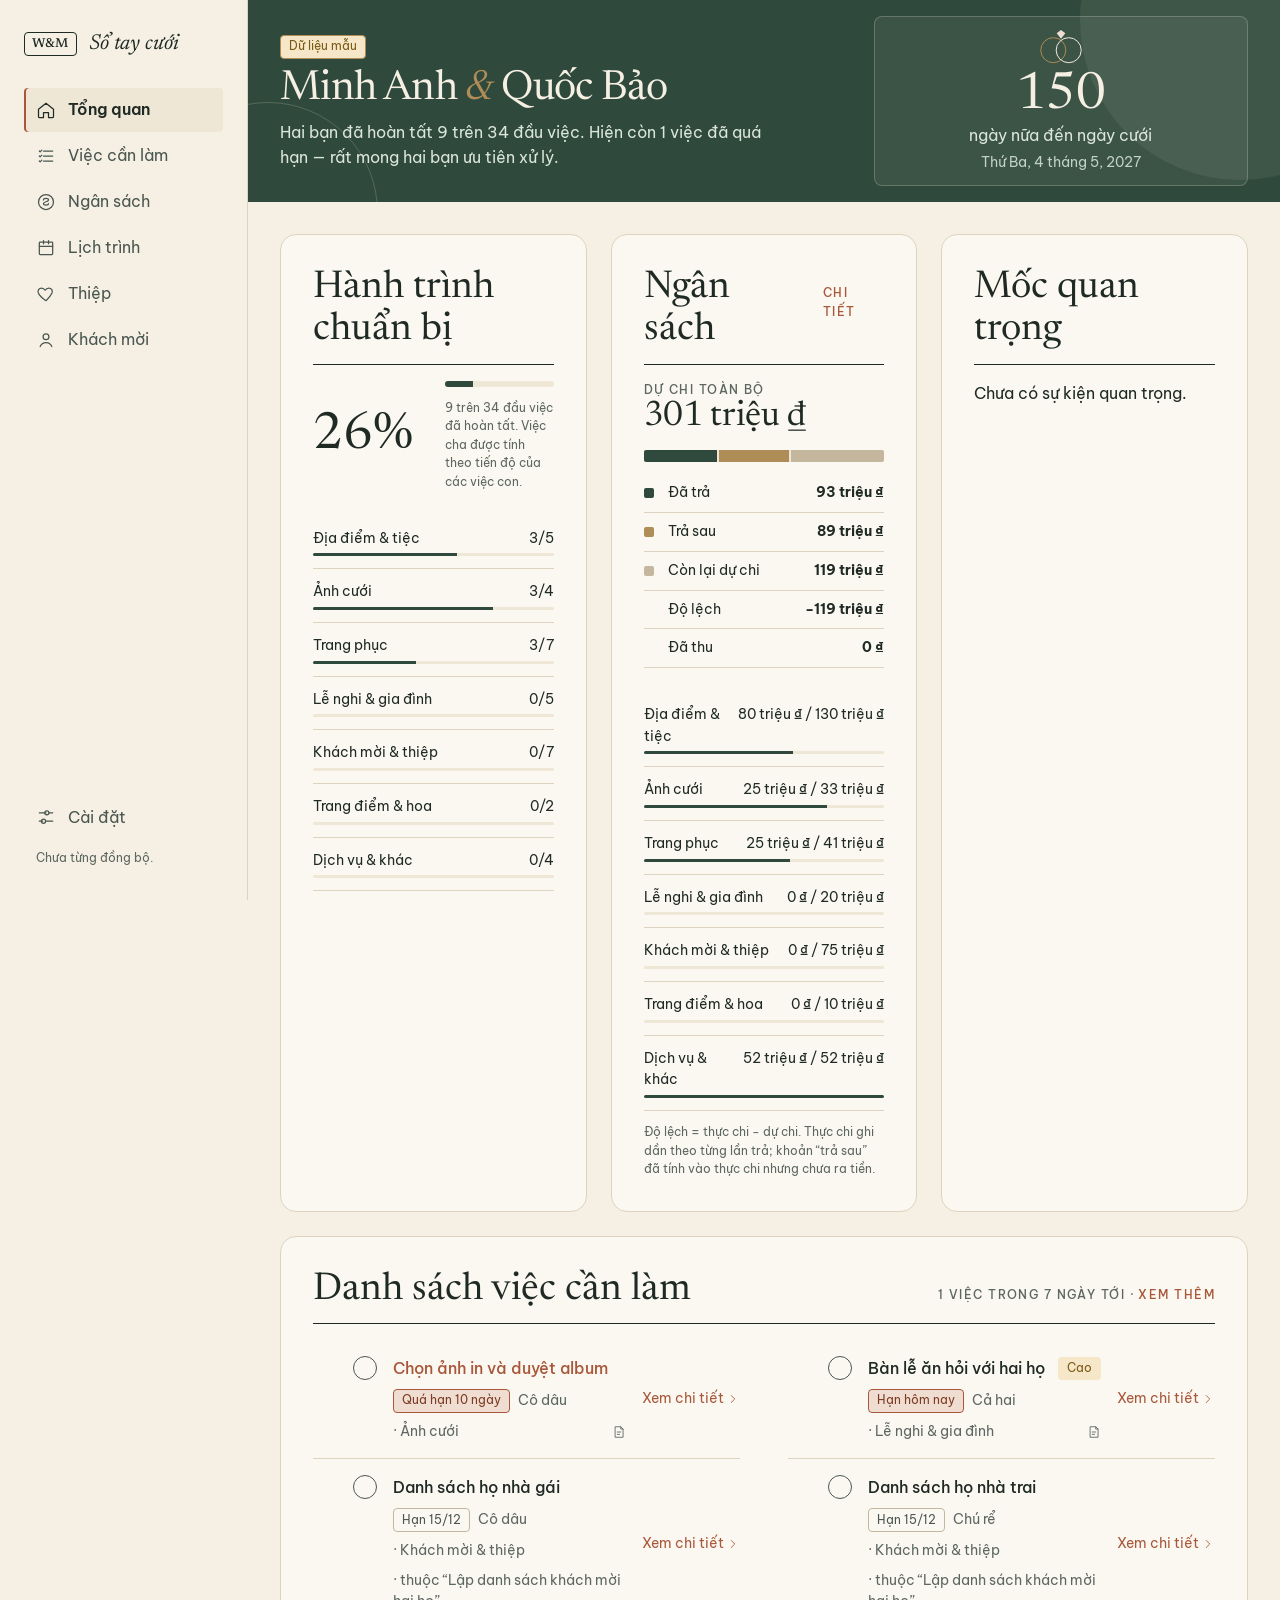
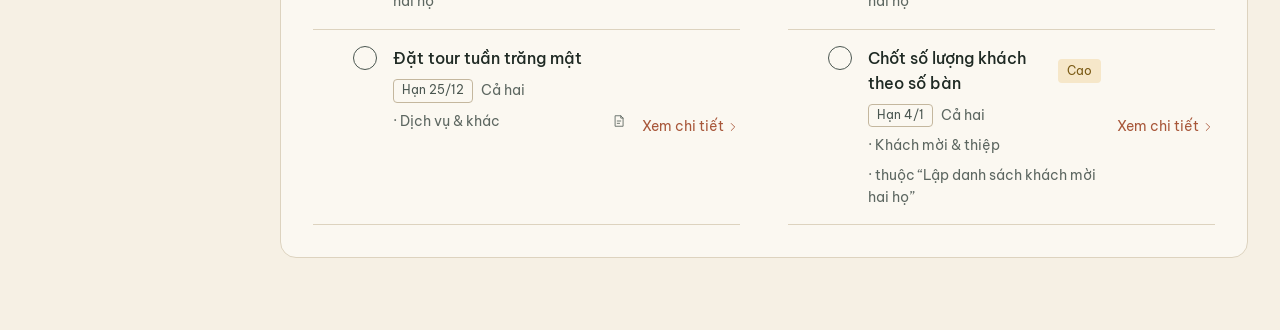
<file: index.html>
<!DOCTYPE html>
<html lang="vi">
<head>
<meta charset="utf-8">
<meta name="viewport" content="width=device-width, initial-scale=1, viewport-fit=cover">
<title>Sổ tay cưới của hai bạn</title>
<meta name="theme-color" content="#F6F0E4">
<link rel="icon" href="data:image/svg+xml,%3Csvg xmlns='http://www.w3.org/2000/svg' viewBox='0 0 64 64'%3E%3Crect width='64' height='64' rx='14' fill='%232F4A3C'/%3E%3Ctext x='32' y='45' font-family='Georgia,serif' font-style='italic' font-size='38' fill='%23F6F0E4' text-anchor='middle'%3ES%3C/text%3E%3C/svg%3E">
<link rel="preconnect" href="https://fonts.googleapis.com">
<link rel="preconnect" href="https://fonts.gstatic.com" crossorigin>
<link rel="stylesheet" href="https://fonts.googleapis.com/css2?family=Be+Vietnam+Pro:wght@400;500;600&family=Newsreader:ital,opsz,wght@0,6..72,400;0,6..72,500;1,6..72,400&display=swap">
<link rel="stylesheet" href="assets/css/tokens.css">
<link rel="stylesheet" href="assets/css/app.css">
<link rel="stylesheet" href="assets/css/forms.css">
<link rel="stylesheet" href="assets/css/checklist.css">
<link rel="stylesheet" href="assets/css/budget.css">
<link rel="stylesheet" href="assets/css/settings.css">
<link rel="stylesheet" href="assets/css/schedule.css">
<link rel="stylesheet" href="assets/css/guests.css">
<link rel="stylesheet" href="assets/css/invitation.css">
</head>
<body>
<a class="skip" href="#main">Bỏ qua điều hướng</a>
<div class="shell">
  <aside class="side" aria-label="Điều hướng chính">
    <div class="brand"><span class="brand__mark" aria-hidden="true">W&amp;M</span><span class="brand__name">Sổ tay cưới</span></div>
    <nav id="nav" class="nav"></nav>
  </aside>
  <main id="main" class="main" tabindex="-1"></main>
</div>
<nav id="tabbar" class="tabbar" aria-label="Điều hướng nhanh"></nav>
<div id="toast" class="toast" popover="manual" role="status" aria-live="polite"></div>
<script type="module" src="src/core/app.js"></script>
</body>
</html>
</file>
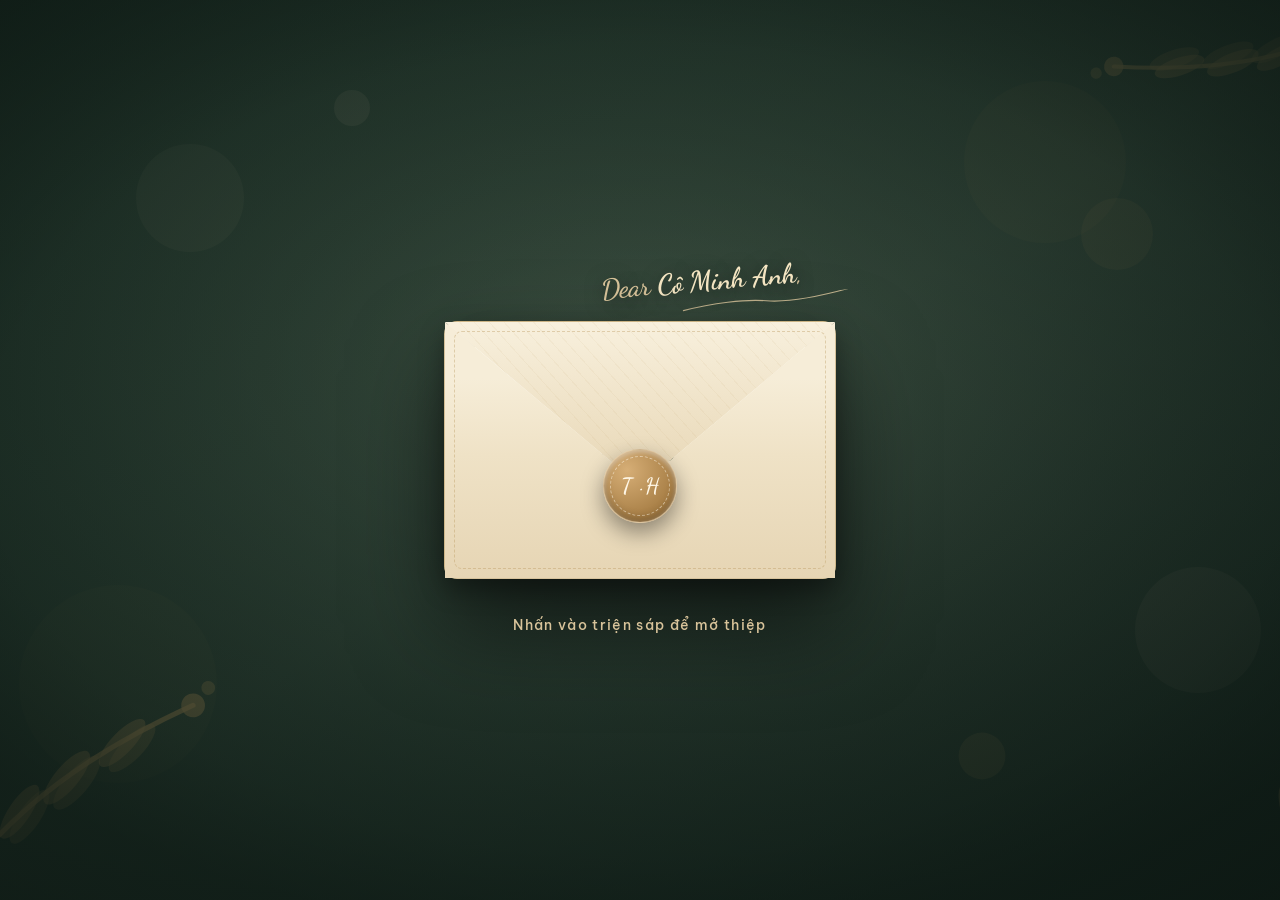
<file: thiep.html>
<!DOCTYPE html>
<html lang="vi">
<head>
<meta charset="utf-8">
<meta name="viewport" content="width=device-width, initial-scale=1, viewport-fit=cover">
<title>Thiệp cưới — Minh Trang & Quốc Hưng</title>
<meta name="description" content="Trân trọng kính mời bạn đến chung vui trong ngày trọng đại của Minh Trang & Quốc Hưng.">
<meta name="theme-color" content="#1E332A">
<link rel="icon" href="data:image/svg+xml,%3Csvg xmlns='http://www.w3.org/2000/svg' viewBox='0 0 64 64'%3E%3Crect width='64' height='64' rx='14' fill='%231E332A'/%3E%3Ctext x='32' y='44' font-family='Georgia,serif' font-style='italic' font-size='34' fill='%23D8C39A' text-anchor='middle'%3ET%3C/text%3E%3C/svg%3E">
<link rel="preconnect" href="https://fonts.googleapis.com">
<link rel="preconnect" href="https://fonts.gstatic.com" crossorigin>
<link rel="stylesheet" href="https://fonts.googleapis.com/css2?family=Be+Vietnam+Pro:wght@400;500;600&family=Cormorant+Garamond:ital,wght@0,400;0,500;0,600;1,400&family=Dancing+Script:wght@600;700&display=swap">
<link rel="stylesheet" href="assets/css/invitation-public.css">
</head>
<body>
<!-- Step 1: giá trị cố định trong src/features/invitations/public/main.js (CONFIG).
     Step 2 sẽ ghép config theo từng khách (?guest=… / token thiệp). -->
<script type="module" src="src/features/invitations/public/main.js"></script>
</body>
</html>
</file>
<file: assets/css/tokens.css>
/* Design tokens — nguồn chuẩn duy nhất cho màu, chữ, khoảng cách. */
:root{
  --paper:#F6F0E4; --paper-2:#EFE7D6; --surface:#FBF8F1;
  --ink:#1F2A24; --ink-2:#4A5650; --ink-3:#5D6761;
  --line:#DDD3BF; --line-strong:#C4B79E;
  --forest:#2F4A3C; --forest-soft:#DCE5DC;
  --accent:#A8573A; --accent-soft:#F0DDD1; --brass:#B08D57;
  --warn-bg:#F6E7C9; --warn:#7A5A14;
  --font-serif:"Newsreader","Iowan Old Style",Georgia,"Times New Roman",serif;
  --font-sans:"Be Vietnam Pro",system-ui,-apple-system,"Segoe UI",Roboto,sans-serif;
  --fs-xs:.75rem; --fs-sm:.875rem; --fs-md:1rem;
  --fs-xl:clamp(1.6rem,1.2rem + 1.6vw,2.4rem); --fs-hero:clamp(2.1rem,1.2rem + 3.6vw,3.9rem);
  --lh-tight:1.1; --lh-body:1.55;
  --s-1:.25rem; --s-2:.5rem; --s-3:.75rem; --s-4:1rem; --s-5:1.5rem; --s-6:2rem; --s-7:3rem; --s-8:4.5rem;
  --r-sm:4px; --r-md:8px; --r-lg:16px; --bw:1px;
  --side-w:248px; --content-max:1080px; --tap:44px;
  --focus:0 0 0 2px var(--paper),0 0 0 4px var(--forest);
  --t-fast:140ms; --t-med:260ms; --ease:cubic-bezier(.2,.7,.2,1);
}
@media (prefers-reduced-motion:reduce){:root{--t-fast:0ms;--t-med:0ms}}
</file>
<file: assets/css/app.css>
*,*::before,*::after{box-sizing:border-box}
/* `.btn` đặt display riêng nên phải ép lại `hidden`, nếu không nút "Xóa bộ lọc" hiện cả khi chưa lọc. */
[hidden]{display:none!important}
html{-webkit-text-size-adjust:100%}
body{margin:0;background:var(--paper);color:var(--ink);font:400 var(--fs-md)/var(--lh-body) var(--font-sans);-webkit-font-smoothing:antialiased}
h1,h2,h3,p{margin:0}
button{font:inherit;color:inherit;cursor:pointer}
:focus-visible{outline:none;box-shadow:var(--focus);border-radius:var(--r-sm)}
.skip{position:absolute;left:-999px;top:var(--s-2);background:var(--ink);color:var(--paper);padding:var(--s-2) var(--s-4);z-index:50}
.skip:focus{left:var(--s-2)}
.eyebrow{font-size:var(--fs-xs);letter-spacing:.12em;text-transform:uppercase;color:var(--ink-3);font-weight:500}
.shell{display:grid;grid-template-columns:var(--side-w) minmax(0,1fr);min-height:100vh}
.side{position:sticky;top:0;height:100vh;padding:var(--s-6) var(--s-5);border-right:var(--bw) solid var(--line);display:flex;flex-direction:column;gap:var(--s-6)}
.brand{display:flex;align-items:center;gap:var(--s-3)}
.brand__mark{font:500 .8rem var(--font-serif);letter-spacing:.04em;border:var(--bw) solid var(--ink);padding:.3rem .45rem;border-radius:var(--r-sm)}
.brand__name{font:italic 400 1.35rem var(--font-serif)}
.nav{display:flex;flex-direction:column;gap:2px;flex:1}
.nav__item{display:flex;align-items:center;gap:var(--s-3);min-height:var(--tap);padding:0 var(--s-3);border:0;background:none;text-align:left;border-radius:var(--r-sm);color:var(--ink-2);transition:background var(--t-fast) var(--ease)}
.nav__item:hover:not([aria-disabled=true]){background:var(--paper-2)}
.nav__item[aria-current=page]{color:var(--ink);font-weight:600;box-shadow:inset 2px 0 0 var(--accent);background:var(--paper-2)}
.nav__item[aria-disabled=true]{color:var(--ink-3);cursor:default}
.nav__item--end{margin-top:auto}
.side__sync{font-size:var(--fs-xs);color:var(--ink-3);padding:0 var(--s-3);margin-top:var(--s-2)}
.nav svg,.tabbar svg,.tabmore svg{width:20px;height:20px;stroke:currentColor;fill:none;stroke-width:1.5;stroke-linecap:round;stroke-linejoin:round;flex:none}
.nav__soon{margin-left:auto;font-size:var(--fs-xs);white-space:nowrap}
/* `.main` trải full chiều ngang; mỗi trang tự bọc nội dung hẹp bằng `.wrap` — Tổng quan dùng để hero tràn viền. */
.main{padding:var(--s-7) 0 var(--s-8);width:100%;outline:none}
.wrap{max-width:var(--content-max);margin-inline:auto;padding-inline:var(--s-6)}
.tabbar{display:none}
.btn{display:inline-flex;align-items:center;justify-content:center;min-height:var(--tap);padding:0 var(--s-5);border-radius:var(--r-sm);border:var(--bw) solid var(--ink);background:var(--ink);color:var(--paper);font-weight:500;transition:background var(--t-fast) var(--ease)}
.btn:hover{background:var(--forest)}
.tag{display:inline-flex;align-items:center;font-size:var(--fs-xs);padding:.1rem .5rem;border:var(--bw) solid var(--line-strong);border-radius:var(--r-sm);color:var(--ink-2);white-space:nowrap}
.tag--urgent{background:var(--accent-soft);border-color:var(--accent);color:#7C3A22}
.tag--sample{background:var(--warn-bg);border-color:var(--brass);color:var(--warn)}
.tag--done{background:var(--forest-soft);border-color:var(--forest);color:var(--forest)}
/* Các đoạn nội dung đóng thành panel nổi trên nền — tạo nhịp hình khối, tránh trải phẳng. Hàng panel trải full chiều ngang trang. */
.panel{background:var(--surface);border:var(--bw) solid var(--line);border-radius:var(--r-lg);padding:var(--s-6)}
.three{display:grid;grid-template-columns:repeat(auto-fit,minmax(300px,1fr));gap:var(--s-5);margin-top:var(--s-6);padding-inline:var(--s-6)}
.band{margin:var(--s-5) var(--s-6) 0}
.section__head{display:flex;align-items:baseline;justify-content:space-between;gap:var(--s-4);padding-bottom:var(--s-3);border-bottom:var(--bw) solid var(--ink);margin-bottom:var(--s-4)}
.section__head h2{font:400 var(--fs-xl)/var(--lh-tight) var(--font-serif)}
.check{appearance:none;width:24px;height:24px;border:1.5px solid var(--ink-2);border-radius:50%;margin:0;display:grid;place-content:center;cursor:pointer;background:var(--surface);transition:background var(--t-fast) var(--ease)}
.check::after{content:"";width:10px;height:6px;border-left:2px solid var(--paper);border-bottom:2px solid var(--paper);transform:rotate(-45deg) translate(1px,-1px) scale(0);transition:transform var(--t-fast) var(--ease)}
.check:checked{background:var(--forest);border-color:var(--forest)}
.check:checked::after{transform:rotate(-45deg) translate(1px,-1px) scale(1)}
.hit{display:grid;place-items:center;width:var(--tap);height:var(--tap);margin:-10px;cursor:pointer}
/* Header Tổng quan: dải forest ép sát mép trên trang (âm margin triệt tiêu padding-top của .main), gọn chiều dọc — khối tương phản chính nhưng không chiếm nhiều diện tích. */
.hero{position:relative;overflow:hidden;background:var(--forest);color:var(--paper);padding:var(--s-4) 0;margin-top:calc(-1 * var(--s-7))}
.hero::before{content:"";position:absolute;right:-120px;top:-140px;width:320px;height:320px;border-radius:50%;background:rgba(246,240,228,.07)}
.hero::after{content:"";position:absolute;left:-90px;bottom:-120px;width:220px;height:220px;border-radius:50%;border:var(--bw) solid rgba(246,240,228,.18)}
.hero__in{position:relative;max-width:var(--content-max);margin-inline:auto;padding-inline:var(--s-6);display:grid;grid-template-columns:minmax(0,1.5fr) minmax(0,1fr);gap:var(--s-6);align-items:center}
.hero__sample{margin-bottom:var(--s-2)}
.hero h1{font:400 clamp(1.7rem,1rem + 2.2vw,2.6rem)/var(--lh-tight) var(--font-serif);letter-spacing:-.015em;margin:var(--s-1) 0 var(--s-2)}
.hero h1 em{color:var(--brass)}
.hero__lede{color:#DCE5DC;max-width:46ch}
.hero__count{display:flex;flex-direction:column;align-items:center;gap:var(--s-1);text-align:center;background:rgba(246,240,228,.06);border:1px solid rgba(246,240,228,.22);border-radius:var(--r-md);padding:var(--s-3) var(--s-4)}
.rings{width:52px;height:auto;margin-bottom:var(--s-1)}
.rings circle{fill:none;stroke-width:2}
.rings circle:first-of-type{stroke:var(--brass)}
.rings circle:last-of-type{stroke:var(--paper)}
.rings path{fill:var(--accent-soft)}
.count__n{font:400 clamp(2.2rem,1.8rem + 1.8vw,3.2rem)/.9 var(--font-serif);font-variant-numeric:tabular-nums}
.count__l{color:#DCE5DC}
.count__d{font-size:var(--fs-sm);color:#C3D2C6}
.progress{display:grid;grid-template-columns:auto minmax(0,1fr);gap:var(--s-6);align-items:center}
.progress__n{font:400 3.2rem/1 var(--font-serif)}
.bar{height:6px;background:var(--paper-2);border-radius:3px;overflow:hidden;display:flex;gap:2px}
.bar>i{display:block;height:100%;transition:width var(--t-med) var(--ease)}
.cats{list-style:none;margin:var(--s-5) 0 0;padding:0;display:grid;grid-template-columns:1fr;gap:0 var(--s-6)}
.cats li{display:grid;grid-template-columns:1fr auto;gap:var(--s-1) var(--s-3);padding:var(--s-3) 0;border-bottom:var(--bw) solid var(--line);font-size:var(--fs-sm)}
.cats .bar{grid-column:1/-1;height:3px}
.tasks--grid{display:grid;grid-template-columns:repeat(2,minmax(0,1fr));column-gap:var(--s-7)}
.tasks{list-style:none;margin:0;padding:0}
/* Hàng việc có link "Xem chi tiết" (Tổng quan) cần cột thứ tư; phải đủ đặc hiệu để thắng `.task` 3 cột trong checklist.css. */
.task.is-go{grid-template-columns:24px 24px minmax(0,1fr) auto}
.task__go{display:inline-flex;align-items:center;gap:2px;align-self:center;font-size:var(--fs-sm);color:var(--accent);text-decoration:none;white-space:nowrap}
.task__go:hover{text-decoration:underline;text-underline-offset:3px}
.task__go svg{width:14px;height:14px}
.section__link{color:var(--accent);text-decoration:none}
.section__link:hover{text-decoration:underline}
.task{display:grid;grid-template-columns:24px minmax(0,1fr) auto;gap:var(--s-4);padding:var(--s-4) 0;border-bottom:var(--bw) solid var(--line);align-items:start}
.task__t{font-weight:500}
.task.is-done .task__t{color:var(--forest)}
.task__m{display:flex;flex-wrap:wrap;gap:var(--s-2);margin-top:var(--s-2);font-size:var(--fs-sm);color:var(--ink-3);align-items:center}
.task__sub{font-size:var(--fs-sm);color:var(--ink-3);white-space:nowrap}
.money{font:400 2.2rem/1 var(--font-serif);letter-spacing:-.01em;font-variant-numeric:tabular-nums}
.stack{height:12px;margin:var(--s-4) 0 var(--s-3);border-radius:2px}
.legend{list-style:none;margin:0;padding:0;font-size:var(--fs-sm)}
.legend li{display:grid;grid-template-columns:12px 1fr auto;gap:var(--s-3);align-items:center;padding:var(--s-2) 0;border-bottom:var(--bw) solid var(--line);font-variant-numeric:tabular-nums}
.sw{width:10px;height:10px;border-radius:2px}
.fine{font-size:var(--fs-xs);color:var(--ink-3);margin-top:var(--s-3)}
/* Dòng thời gian: ngày (số lớn + tháng) — chấm mốc — nội dung; đường dọc nối liền qua ::after của chấm. Chiếm trọn chiều rộng panel. */
.miles{list-style:none;margin:0;padding:0}
.miles li{display:grid;grid-template-columns:auto 12px minmax(0,1fr);gap:var(--s-4);align-items:start;padding-bottom:var(--s-5)}
.miles li:last-child{padding-bottom:0}
.miles time{display:flex;flex-direction:column;align-items:flex-end;gap:2px;min-width:3.25rem;line-height:1;padding-top:1px}
.miles time b{font:400 1.5rem/1 var(--font-serif);color:var(--ink);font-variant-numeric:tabular-nums}
.miles time span{font-size:var(--fs-xs);color:var(--ink-3);text-transform:uppercase;letter-spacing:.06em;white-space:nowrap}
.miles__dot{position:relative;justify-self:center;width:10px;height:10px;margin-top:7px;border-radius:50%;background:var(--surface);border:1.5px solid var(--accent)}
.miles li.is-big .miles__dot{background:var(--accent)}
.miles li:not(:last-child) .miles__dot::after{content:"";position:absolute;left:50%;transform:translateX(-50%);top:14px;bottom:calc(-1 * var(--s-5) - 12px);width:1.5px;background:var(--line-strong)}
.miles__tx{display:flex;flex-direction:column;align-items:flex-start;gap:var(--s-2);padding-top:1px}
.miles__tx b{font-weight:500;font-size:1.02rem}
.toast{position:fixed;left:50%;bottom:calc(var(--s-5) + env(safe-area-inset-bottom));transform:translate(-50%,20px);opacity:0;pointer-events:none;background:var(--ink);color:var(--paper);padding:var(--s-3) var(--s-5);border-radius:var(--r-sm);font-size:var(--fs-sm);transition:opacity var(--t-med) var(--ease),transform var(--t-med) var(--ease);z-index:40;max-width:calc(100vw - 2rem)}
.toast.is-on{opacity:1;transform:translate(-50%,0)}
.rise{animation:rise var(--t-med) var(--ease) both}
@keyframes rise{from{opacity:0;transform:translateY(8px)}}
@media (max-width:960px){
  .hero__in{grid-template-columns:1fr}
  .tasks--grid{grid-template-columns:1fr}
}
@media (max-width:760px){
  .shell{display:block}
  .side{display:none}
  .main{padding:var(--s-5) 0 calc(var(--s-8) + env(safe-area-inset-bottom))}
  .wrap{padding-inline:var(--s-4)}
  .hero{padding:var(--s-4) 0;margin-top:calc(-1 * var(--s-5))}
  .hero__in{padding-inline:var(--s-4)}
  .three{padding-inline:var(--s-4)}
  .band{margin:var(--s-5) var(--s-4) 0}
  .panel{padding:var(--s-5)}
  .cats{grid-template-columns:1fr}
  .progress{grid-template-columns:1fr;gap:var(--s-3)}
  .task{gap:var(--s-3)}
  .task__sub{grid-column:2}
  .task.is-go{grid-template-columns:24px 24px minmax(0,1fr)}
  .task__go{grid-column:3;align-self:start}
  .tabbar{display:grid;grid-template-columns:repeat(4,1fr);position:fixed;inset:auto 0 0 0;background:var(--surface);border-top:var(--bw) solid var(--line-strong);padding-bottom:env(safe-area-inset-bottom);z-index:30}
  .tabbar .tab{display:flex;flex-direction:column;align-items:center;justify-content:center;gap:2px;min-height:56px;background:none;border:0;font-size:var(--fs-xs);color:var(--ink-3)}
  .tabbar .tab[aria-current=page],.tabbar .tab.is-on{color:var(--accent);font-weight:600}
  .tabbar .tab[aria-disabled=true]{opacity:.6}
  /* Menu "Thêm": popup nổi sát mép trên của tabbar, đóng khi bấm ra ngoài hoặc chuyển trang. */
  .tabmore{position:fixed;right:var(--s-4);bottom:calc(60px + env(safe-area-inset-bottom));min-width:11rem;background:var(--paper);border:1px solid var(--line-strong);border-radius:12px;box-shadow:0 12px 32px -12px rgba(31,42,36,.35);padding:var(--s-2);z-index:40;animation:rise var(--t-med) var(--ease) both}
  .tabmore a{display:flex;align-items:center;gap:var(--s-3);padding:var(--s-3) var(--s-2);border-radius:8px;color:var(--ink);text-decoration:none;font-size:var(--fs-sm)}
  .tabmore a[aria-current=page]{color:var(--accent);font-weight:600}
}
</file>
<file: assets/css/forms.css>
/* Điều khiển dùng chung: ô nhập, dropdown tùy biến, hộp thoại (sheet). */
.sr{position:absolute;left:-999px;width:1px;height:1px;overflow:hidden;clip:rect(0 0 0 0);white-space:nowrap}
.ico{width:20px;height:20px;stroke:currentColor;fill:none;stroke-width:1.5;stroke-linecap:round;stroke-linejoin:round;flex:none}
.btn{gap:var(--s-2)} .btn--quiet{background:transparent;color:var(--ink)} .btn--quiet:hover{background:var(--paper-2)}
.btn--sm{min-height:36px;padding:0 var(--s-3);font-size:var(--fs-sm)} .btn--danger{color:#8A2F1B;border-color:var(--line-strong)}
.tab{text-decoration:none}.nav__item{text-decoration:none}
.input{width:100%;min-height:var(--tap);padding:0 var(--s-3);background:var(--surface);border:1px solid var(--line-strong);border-radius:var(--r-sm);font:inherit;color:inherit}
textarea.input{padding:var(--s-3);resize:vertical;min-height:5rem}
.input:focus-visible,.dd__btn:focus-visible{box-shadow:var(--focus);border-color:var(--forest)}
.input.narrow{max-width:14rem}
.field{margin-top:var(--s-4)} .field__l{display:block;font-size:var(--fs-sm);font-weight:500;margin-bottom:var(--s-1)}
.field__h{font-size:var(--fs-xs);color:var(--ink-3);margin-top:var(--s-1)}
.field__err{color:#8A2F1B;font-size:var(--fs-sm);margin-top:var(--s-1)} .field__err:empty{display:none}
.field .dd__lab{display:none}
.row2{display:grid;grid-template-columns:1fr 1fr;gap:0 var(--s-4)}
/* Dropdown */
.dd{position:relative;min-width:0}
.dd__lab{display:block;font-size:var(--fs-xs);color:var(--ink-3);margin-bottom:2px}
.dd__btn{display:flex;align-items:center;justify-content:space-between;gap:var(--s-2);width:100%;min-height:var(--tap);padding:0 var(--s-3);background:var(--surface);border:1px solid var(--line-strong);border-radius:var(--r-sm);text-align:left}
.dd__v{overflow:hidden;text-overflow:ellipsis;white-space:nowrap}
.dd__btn svg{width:16px;height:16px;stroke:currentColor;fill:none;stroke-width:1.6;transition:transform var(--t-fast) var(--ease);flex:none}
.dd__btn[aria-expanded=true] svg{transform:rotate(180deg)}
.dd__btn:disabled{opacity:.55;cursor:not-allowed}
.dd__list{position:absolute;left:0;top:calc(100% + 4px);min-width:100%;width:max-content;max-width:min(22rem,86vw);z-index:20;margin:0;padding:var(--s-1);list-style:none;background:var(--surface);border:1px solid var(--ink);border-radius:var(--r-sm);box-shadow:0 14px 30px -14px rgba(31,42,36,.4);max-height:16rem;overflow:auto}
.dd__list li{padding:var(--s-3);min-height:40px;border-radius:var(--r-sm);cursor:pointer}
.dd__list li.is-active,.dd__list li:hover{background:var(--paper-2)}
.dd__list li[aria-selected=true]{font-weight:600;box-shadow:inset 2px 0 0 var(--accent)}
/* Popup: hộp thoại nằm giữa màn hình, dùng cho thêm/sửa/xem chi tiết việc */
dialog.sheet{padding:0;border:1px solid var(--line-strong);background:var(--paper);color:var(--ink);width:min(560px,calc(100vw - 2rem));max-height:88dvh;margin:auto;border-radius:12px;overflow:auto;box-shadow:0 24px 60px -20px rgba(31,42,36,.45)}
dialog.sheet::backdrop{background:rgba(31,42,36,.45)}
dialog.sheet[open]{animation:pop-in var(--t-med) var(--ease)}
@keyframes pop-in{from{opacity:0;transform:translateY(12px) scale(.98)}}
.sheet__body{padding:0 var(--s-5) calc(var(--s-6) + env(safe-area-inset-bottom))}
/* Head dính mép trên: nội dung dài cuộn xuống vẫn thấy nút X bên phải để đóng. */
.sheet__head{position:sticky;top:0;z-index:3;display:flex;justify-content:space-between;align-items:flex-start;gap:var(--s-3);background:var(--paper);margin:0 calc(-1 * var(--s-5));padding:var(--s-5) var(--s-5) var(--s-2)}
.sheet__title{font:400 1.8rem/1.15 var(--font-serif);margin-top:var(--s-1)}
.sheet__x{min-width:var(--tap);min-height:var(--tap);background:none;border:0;font-size:1.7rem;line-height:1;margin:-8px -10px 0 0}
.facts{margin:var(--s-5) 0 0}.facts>div{display:grid;grid-template-columns:6.5rem 1fr;gap:var(--s-3);padding:var(--s-3) 0;border-bottom:1px solid var(--line)}
.facts dt{color:var(--ink-3);font-size:var(--fs-sm)}.facts dd{margin:0}
.sheet__note{margin-top:var(--s-4);background:var(--paper-2);padding:var(--s-4);border-radius:var(--r-sm);color:var(--ink-2);white-space:pre-wrap}
.sheet__sub{font:400 1.25rem var(--font-serif);margin:var(--s-5) 0 var(--s-1)}
.sheet__foot{display:flex;flex-wrap:wrap;gap:var(--s-2);margin-top:var(--s-5)}
.toast{inset:auto auto calc(var(--s-5) + env(safe-area-inset-bottom)) 50%;margin:0;border:0;transform:translate(-50%,20px);opacity:0;pointer-events:none}
.toast.is-on{opacity:1;transform:translate(-50%,0);pointer-events:auto}
.toast__act{margin-left:var(--s-4);background:none;border:0;color:#F0DDD1;text-decoration:underline;font-weight:600;min-height:32px;padding:0 var(--s-2)}
@media (max-width:760px){
  dialog.sheet{width:calc(100vw - 2rem);max-height:86dvh}
  .row2{grid-template-columns:1fr}
  .toast{bottom:calc(72px + env(safe-area-inset-bottom))}
}
</file>
<file: assets/css/checklist.css>
.page-head{display:flex;justify-content:space-between;align-items:flex-end;gap:var(--s-5)}
.page-title{font:400 var(--fs-hero)/var(--lh-tight) var(--font-serif);letter-spacing:-.015em;margin:var(--s-2) 0}
.lede{color:var(--ink-2);max-width:52ch}
.toolbar{display:grid;grid-template-columns:minmax(0,1.5fr) repeat(3,minmax(0,1fr));gap:var(--s-3);align-items:end;margin-top:var(--s-6);padding-bottom:var(--s-4);border-bottom:1px solid var(--line-strong)}
.page-head__actions{display:flex;align-items:center;gap:var(--s-3)}
.search{position:relative;display:block}.search .ico{position:absolute;left:12px;top:50%;transform:translateY(-50%);color:var(--ink-3);pointer-events:none}.search .input{padding-left:40px}
/* Nhóm là một card: tiêu đề full-width thành dải màu của card, danh sách việc nằm gọn trong cùng viền.
   Hàng việc không kẻ dòng — nhịp dọc tạo bởi padding; trạng thái tô màu chữ, không bôi nền. */
.group{margin-top:var(--s-6);border:var(--bw) solid var(--line-strong);border-radius:var(--r-md);overflow:hidden;background:var(--surface)}
.group__t{display:flex;justify-content:space-between;align-items:center;gap:var(--s-3);font:400 1.25rem/1.2 var(--font-serif);padding:var(--s-3) var(--s-4);margin:0;background:var(--paper-2);border-bottom:var(--bw) solid var(--line)}
.group__n{flex:1}
.group__c{font:400 var(--fs-sm) var(--font-sans);color:var(--ink-3)}
.group .tasks{padding:var(--s-2) var(--s-4) var(--s-4)}
.group .task{border-bottom:0;padding:var(--s-3) 0}
/* Hàng việc 2 dòng: cột xoay luôn dành sẵn (kể cả việc không có con) để nút tick thẳng hàng mọi cấp.
   Việc cha click cả dòng để đóng/mở việc con; hover nền nhạt báo hiệu dòng click được. */
.task{grid-template-columns:24px 24px minmax(0,1fr);gap:var(--s-2) var(--s-4)}
.task__lead{width:24px;height:24px}
.task.is-parent{cursor:pointer}
.task.is-parent .task{cursor:auto}
.task.is-parent:hover:not(:has(.task__kids:hover)){background:var(--paper-2)}
.task.is-parent .task__t{font-weight:600}
.task__l1{display:flex;align-items:center;gap:var(--s-3);min-width:0}
.task__l1 .task__t{flex:1;min-width:0}
.task__t{appearance:none;background:none;border:0;padding:0;font:inherit;font-weight:500;text-align:left;color:inherit;cursor:pointer}
.task__t:hover{text-decoration:underline;text-decoration-color:var(--accent);text-underline-offset:3px}
/* Trạng thái chỉ tô màu chữ: đã xong = xanh (app.css), quá hạn = đỏ đất; không bôi nền hàng. */
.task.is-over .task__t{color:var(--accent)}
.task__note{margin-left:auto;display:inline-flex;align-items:center;color:var(--ink-3);cursor:help}
.task__note .ico{width:14px;height:14px}
/* Việc con nhỏ hơn, thụt lề theo đường dẫn dọc mảnh. */
.task__kids{grid-column:1/-1;list-style:none;margin:var(--s-1) 0 var(--s-2) var(--s-4);padding:0 0 var(--s-1) var(--s-5);border-left:1px solid var(--line)}
.task__kids .task{border-bottom:0;padding:var(--s-2) 0;font-size:var(--fs-sm)}
.task__kids .task__t{font-weight:400}
.task__kids .task__m{margin-top:2px;font-size:var(--fs-xs)}
.tag--prio-high{background:var(--warn-bg);border-color:transparent;color:var(--warn)}
.tag--prio-low{background:transparent;border-color:transparent;color:var(--ink-3)}
/* Nút xoay trần (không viền tròn) cho nhẹ nhàng; ::after nới vùng bấm. */
.twist{position:relative;width:24px;height:24px;display:grid;place-items:center;border:0;background:none;padding:0;color:var(--ink-3)}
.twist::after{content:"";position:absolute;inset:-10px}
.twist:hover{color:var(--ink)}
.twist svg{width:15px;height:15px;stroke:currentColor;fill:none;stroke-width:2;transition:transform var(--t-fast) var(--ease)}
.twist.is-open svg{transform:rotate(90deg)}
.count{font-size:var(--fs-xs);font-weight:600;padding:.05rem .55rem;border-radius:999px;background:var(--forest-soft);color:var(--forest);font-variant-numeric:tabular-nums}
.tag--plain{background:transparent}
.empty{text-align:center;padding:var(--s-8) var(--s-4)}.empty h2{font-size:1.6rem;margin-bottom:var(--s-2)}.empty p{max-width:42ch;margin:0 auto var(--s-5);color:var(--ink-2)}
.stack-form{max-width:36rem}.filebtn{cursor:pointer}
@media (max-width:960px){.toolbar{grid-template-columns:1fr 1fr}.search{grid-column:1/-1}}
@media (max-width:760px){.page-head{flex-direction:column;align-items:stretch}.page-head__actions{align-self:flex-start}}
</file>
<file: assets/css/budget.css>
/* Trang Ngân sách: dải tổng hợp, bảng master/detail, khoản và ghi chép quản lý ngay trong trang.
   Quy ước màu tiền: thu = xanh (forest), chi = đỏ đất (accent) — chỉ tô số tiền. */
.t-green{color:var(--forest)}
.t-red{color:var(--accent)}
.t-warn{color:var(--warn)}
.bstats{display:grid;grid-template-columns:repeat(3,minmax(0,1fr));gap:var(--s-3);margin-top:var(--s-6)}
.bstat{background:var(--surface);border:var(--bw) solid var(--line);border-radius:var(--r-md);padding:var(--s-4)}
.bstat__v{font:400 1.5rem/1.1 var(--font-serif);font-variant-numeric:tabular-nums;margin-top:var(--s-1);letter-spacing:-.01em;white-space:nowrap}
/* Bảng: cuộn trong khung riêng để header dính mép trên khi cuộn. */
.btable-bar{display:flex;justify-content:flex-end;margin-top:var(--s-5)}
.btable-wrap{overflow:auto;max-height:calc(100dvh - 9rem);margin-top:var(--s-3);border:var(--bw) solid var(--line-strong);border-radius:var(--r-md);background:var(--surface)}
.btable{width:100%;border-collapse:collapse;min-width:820px}
.btable th,.btable td{padding:var(--s-3) var(--s-4);border-bottom:var(--bw) solid var(--line);font-size:var(--fs-sm);text-align:left;vertical-align:middle}
.btable thead th{position:sticky;top:0;z-index:2;background:var(--paper-2);border-bottom:var(--bw) solid var(--line-strong);font-size:var(--fs-xs);text-transform:uppercase;letter-spacing:.06em;color:var(--ink-2);font-weight:600;white-space:nowrap}
.btable tbody tr:last-child td,.btable tbody tr:last-child th{border-bottom:0}
.btable__h-num,.btable .num{text-align:right;font-variant-numeric:tabular-nums;white-space:nowrap}
.btable .num i{font-style:italic;color:var(--ink-3)}
/* Hàng master: nền nhạt, chữ đậm, tổng của nhóm — bấm để đóng/mở. */
.brow--master{cursor:pointer}
.brow--master th,.brow--master td{background:var(--paper-2);font-weight:600;border-bottom:var(--bw) solid var(--line-strong)}
.brow--master:hover th,.brow--master:hover td{background:var(--line)}
.brow--master th{border-top:var(--bw) solid var(--line-strong);font:600 var(--fs-sm) var(--font-sans);letter-spacing:.02em}
.brow--master td.num i{font-style:italic;font-weight:400}
.brow__chev{display:inline-flex;vertical-align:-3px;margin-right:var(--s-2);color:var(--ink-3);transform:rotate(90deg);transition:transform var(--t-fast) var(--ease)}
.brow--master.is-collapsed .brow__chev{transform:rotate(0deg)}
/* Rê chuột lên hàng nào thì hàng đó nổi màu. */
.btable tbody .brow:not(.brow--master):hover td{background:var(--paper-2)}
.brow__name{min-width:14rem}
.brow__t{appearance:none;background:none;border:0;padding:0;font:inherit;font-weight:500;text-align:left;color:inherit;cursor:pointer}
.brow__t:hover{text-decoration:underline;text-decoration-color:var(--accent);text-underline-offset:3px}
.brow__note{display:block;color:var(--ink-3);font-size:var(--fs-xs);margin-top:1px}
.brow--item .brow__t{font-weight:400}
.brow__date{white-space:nowrap;color:var(--ink-3)}
.bleap{font-variant-numeric:tabular-nums}
.brow__act{white-space:nowrap;text-align:right}
/* Nút icon: chỉ hiện khi rê chuột lên hàng; màn cảm ứng luôn hiện. */
.ibtn{display:inline-flex;align-items:center;justify-content:center;width:32px;height:32px;padding:0;background:transparent;border:0;border-radius:var(--r-sm);color:var(--ink-2);cursor:pointer}
.ibtn .ico{width:16px;height:16px}
.ibtn:hover{background:var(--paper-2);color:var(--ink)}
.ibtn--danger:hover{background:var(--accent-soft);color:var(--accent)}
.ibtn+.ibtn{margin-left:2px}
.brow__act .ibtn{opacity:0;transition:opacity var(--t-fast) var(--ease)}
.brow:hover .brow__act .ibtn,.brow__act .ibtn:focus-visible{opacity:1}
@media (hover:none){.brow__act .ibtn{opacity:1}}
.checkline{display:flex;align-items:center;gap:var(--s-3);min-height:var(--tap);cursor:pointer}
.checkline .check{flex:none}
@media (max-width:760px){
  .bstats{grid-template-columns:repeat(2,minmax(0,1fr))}
  .btable{min-width:760px}
}
</file>
<file: assets/css/settings.css>
/* Trang Cài đặt: lưới thẻ trải rộng theo chiều ngang — mỗi thẻ một nhóm, chip icon làm điểm nhấn. */
.setpage{padding-inline:var(--s-6)}
.set{display:grid;grid-template-columns:repeat(auto-fit,minmax(24rem,1fr));gap:var(--s-5);align-items:start;margin-top:var(--s-6)}
.set__card{background:var(--surface);border:1px solid var(--line);border-radius:var(--r-lg);padding:var(--s-6)}
.set__intro{display:flex;flex-direction:column;gap:var(--s-2);margin-bottom:var(--s-4)}
.set__ttl{display:flex;align-items:center;gap:var(--s-3)}
.set__ttl h2{font:400 1.4rem/1.2 var(--font-serif)}
.set__ico{display:grid;place-items:center;width:38px;height:38px;flex:none;border-radius:var(--r-md);background:var(--accent-soft);color:var(--accent)}
.set__ico svg{width:19px;height:19px}
.set__intro p{font-size:var(--fs-sm);color:var(--ink-3)}
.set__row{display:flex;flex-wrap:wrap;gap:var(--s-2);margin-top:var(--s-4)}
.set__card--danger{border-color:#C77B62}
.set__card--danger .set__ico{background:#F3DDD4;color:#C77B62}
/* Hàng 3 ô nhập cùng lúc — cho gọn form thông tin */
.row3{display:grid;grid-template-columns:1fr 1fr minmax(0,11rem);gap:0 var(--s-4)}
/* Các bước trong popup hướng dẫn kết nối */
.guide{margin:var(--s-5) 0 0;padding-left:var(--s-5);display:flex;flex-direction:column;gap:var(--s-4);font-size:var(--fs-sm)}
.guide a{color:var(--accent);font-weight:500}
.guide code{background:var(--paper-2);padding:0 .3rem;border-radius:var(--r-sm);font-size:.8em}
.guide .set__row{margin-top:var(--s-2)}
.btn:disabled{opacity:.55;cursor:not-allowed}
/* Danh sách hạng mục — dữ liệu gốc, mỗi hàng chỉ có tên và thao tác */
.catlist{list-style:none;margin:0;padding:0}
.catlist li{display:flex;align-items:center;justify-content:space-between;gap:var(--s-3);padding:var(--s-2) 0;border-bottom:var(--bw) solid var(--line);font-size:var(--fs-sm)}
.catlist li:last-child{border-bottom:0}
.catlist__n{font-weight:500}
@media (max-width:760px){.row3{grid-template-columns:1fr}.setpage{padding-inline:var(--s-4)}}
</file>
<file: assets/css/schedule.css>
.schedule-page{--schedule-line:color-mix(in srgb,var(--forest) 42%,var(--line));padding-bottom:var(--s-6)}
.schedule-page .page-head{margin-bottom:var(--s-5)}
.schedule-intro{position:relative;overflow:hidden;margin-bottom:var(--s-3);padding:var(--s-5) var(--s-6);border:1px solid var(--line-strong);border-radius:var(--r-lg);background:linear-gradient(115deg,var(--forest) 0%,#3F604D 72%,#60765A 100%);color:var(--paper)}
.schedule-intro::after{content:"";position:absolute;width:190px;height:190px;right:var(--s-6);top:-125px;border:1px solid rgba(246,240,228,.2);border-radius:50%;box-shadow:0 0 0 20px rgba(246,240,228,.035),0 0 0 42px rgba(246,240,228,.025)}
.schedule-intro .eyebrow,.schedule-intro .fine{color:#DCE5DC}
.schedule-intro__date{font:400 clamp(1.35rem,1rem + 1.2vw,1.8rem)/1.2 var(--font-serif);margin-top:var(--s-1)}
.schedule-toolbar{display:flex;justify-content:flex-end;margin-bottom:var(--s-6)}
.schedule-list{padding:var(--s-2) 0}
.timeline{position:relative;list-style:none;margin:0;padding:0}
.timeline::before{content:"";position:absolute;top:0;bottom:0;left:50%;width:4px;transform:translateX(-50%);border-radius:4px;background:linear-gradient(180deg,transparent 0,var(--forest) 4%,var(--forest) 96%,transparent 100%)}
.timeline__item{position:relative;display:grid;grid-template-columns:minmax(0,1fr) 48px minmax(0,1fr);align-items:start;min-height:0;padding-bottom:var(--s-4);animation:rise var(--t-med) var(--ease) both;animation-delay:calc(var(--i)*35ms)}
.timeline__card{grid-row:1;grid-column:1;align-self:start;position:relative;width:100%;max-width:430px;justify-self:end;margin:0;padding:var(--s-3) var(--s-4);border:1px solid var(--line);border-radius:var(--r-md);background:var(--surface);transition:border-color var(--t-fast) var(--ease),box-shadow var(--t-fast) var(--ease)}
.timeline__item.is-right .timeline__card{grid-column:3;justify-self:start}
.timeline__card::after{content:"";position:absolute;top:20px;right:-24px;width:24px;height:1px;background:var(--schedule-line)}
.timeline__item.is-right .timeline__card::after{right:auto;left:-24px}
.timeline__card.is-collapsed::after{background:var(--forest)}
.timeline__card:hover{box-shadow:0 8px 22px -18px rgba(31,42,36,.5)}
.timeline__star{position:absolute;z-index:2;top:6px;right:6px;display:grid;place-items:center;width:32px;height:32px;padding:0;border:0;border-radius:50%;background:transparent;color:var(--ink-3);cursor:pointer;transition:background var(--t-fast) var(--ease),color var(--t-fast) var(--ease),transform var(--t-fast) var(--ease)}
.timeline__star:hover{background:var(--paper-2);color:var(--brass);transform:scale(1.08)}
.timeline__star.is-active{color:var(--brass)}
.star-icon{width:19px;height:19px;fill:transparent;stroke:currentColor;stroke-width:1.6;stroke-linejoin:round}
.star-icon.is-filled{fill:currentColor}
.timeline__card.is-collapsed{border:2px solid var(--forest);background:var(--forest-soft);padding:var(--s-2) var(--s-3)}
.timeline__card.is-collapsed::after{background:var(--forest)}
.timeline__date{display:flex;flex-wrap:wrap;align-items:baseline;gap:var(--s-2);color:var(--ink-3);font-size:var(--fs-xs)}
.timeline__date time{font-weight:600;color:var(--accent)}
.timeline__heading{padding-right:32px}
.timeline__toggle{display:flex;flex-direction:column;align-items:flex-start;gap:2px;width:100%;min-height:28px;padding:0;border:0;background:none;text-align:inherit;font:500 1.05rem/1.35 var(--font-serif)}
.timeline__title{display:block}
.timeline__past-date{display:block;margin-top:2px;color:var(--forest);font:600 var(--fs-xs)/1.35 var(--font-sans)}
.timeline__card.is-collapsed .timeline__heading{display:block}
.timeline__card.is-collapsed .timeline__toggle{font-weight:600;color:var(--forest)}
.timeline__details{display:grid;grid-template-columns:minmax(0,1fr) auto;gap:var(--s-2) var(--s-3);padding-top:var(--s-3);margin-top:var(--s-2);border-top:1px solid var(--line)}
.timeline__top{grid-column:1/-1;display:flex;align-items:center;gap:var(--s-2);flex-wrap:wrap}
.schedule-tag{display:inline-flex;padding:.15rem .55rem;border-radius:99px;background:var(--paper-2);color:var(--ink-2);font-size:var(--fs-xs)}
.schedule-tag--ceremony{background:var(--accent-soft);color:#7C3A22}
.schedule-tag--meeting{background:var(--forest-soft);color:var(--forest)}
.schedule-tag--booking{background:#F2E9CF;color:#705B29}
.timeline__when{font-size:var(--fs-xs);color:var(--ink-3)}
.timeline__meta{grid-column:1/-1;display:flex;align-items:center;gap:var(--s-1);font-size:var(--fs-sm);color:var(--ink-3)}
.timeline__meta .ico{width:15px;height:15px}
.timeline__note{grid-column:1/-1;font-size:var(--fs-sm);color:var(--ink-2);white-space:pre-wrap}
.timeline__actions{grid-column:1/-1;display:flex;justify-content:flex-end;gap:2px}
.timeline__marker{position:absolute;z-index:1;top:10px;left:50%;display:grid;place-items:center;width:48px;height:24px;transform:translateX(-50%)}
.timeline__marker::before{content:"";position:absolute;width:14px;height:14px;border:2px solid var(--line-strong);border-radius:50%;background:var(--paper);box-shadow:0 0 0 4px var(--paper)}
.timeline__marker span{position:relative;display:grid;place-items:center;width:6px;height:6px;border-radius:50%;background:var(--line-strong);font:700 11px/1 var(--font-sans);color:var(--paper)}
.timeline__marker.is-checked::before{width:23px;height:23px;border:0;background:var(--forest);box-shadow:0 0 0 4px var(--forest-soft)}
.timeline__marker.is-checked span{width:auto;height:auto;background:transparent}
.timeline__item.is-upcoming .timeline__marker{opacity:.52}
.timeline__item.is-today .timeline__marker::before{border-color:var(--accent);background:var(--accent-soft)}
.timeline__item.is-today .timeline__marker span{background:var(--accent)}
.timeline__item.is-past .timeline__marker::before{border-color:var(--forest);background:var(--forest)}
.timeline__item.is-past .timeline__marker span{background:transparent}
.schedule-empty{display:grid;justify-items:center;gap:var(--s-2);padding:var(--s-8) var(--s-5);border:1px dashed var(--line-strong);border-radius:var(--r-lg);text-align:center;background:rgba(251,248,241,.55)}
.schedule-empty>span{font-size:2rem;color:var(--accent)}
.schedule-empty h2{font:400 1.55rem var(--font-serif)}
.schedule-empty p{max-width:38ch;color:var(--ink-3);font-size:var(--fs-sm)}
@media(max-width:760px){
  .schedule-intro{padding:var(--s-4)}
  .schedule-intro::after{right:var(--s-4);top:-150px}
  .schedule-toolbar{margin-bottom:var(--s-5)}
  .timeline::before{content:"";position:absolute;top:0;bottom:0;left:17px;width:2px;background:linear-gradient(180deg,transparent 0,var(--schedule-line) 4%,var(--schedule-line) 96%,transparent 100%)}
  .timeline__item,.timeline__item.is-right,.timeline__item.is-left{grid-template-columns:36px minmax(0,1fr);min-height:0;padding-bottom:var(--s-3)}
  .timeline__card,.timeline__item.is-right .timeline__card{grid-column:2;grid-row:1;justify-self:stretch;max-width:none}
  .timeline__card::after,.timeline__item.is-right .timeline__card::after{right:auto;left:-35px;width:35px;height:1px;border:0;background:var(--schedule-line)}
  .timeline__card.is-collapsed::after{background:var(--forest)}
  .timeline__heading,.timeline__item.is-left .timeline__heading,.timeline__item.is-right .timeline__heading{align-items:flex-start;text-align:left;padding-right:32px}
  .timeline__marker{left:17px;width:36px;top:8px}
  .timeline__marker.is-checked::before{width:21px;height:21px}
}
</file>
<file: assets/css/guests.css>
.guest-page{padding-bottom:var(--s-7)}
/* Trang khách mời cần bảng rộng — dùng hết chiều rộng, chỉ giữ padding hai bên. */
.guest-page.wrap{max-width:none}
.guest-page .page-head{margin-bottom:var(--s-5)}
.guest-bar,.guest-table-section{padding:var(--s-4) var(--s-5);margin-bottom:var(--s-4);border:1px solid var(--line);border-radius:var(--r-lg);background:var(--surface)}
.guest-table-section h2{font:400 var(--fs-xl)/var(--lh-tight) var(--font-serif)}
.guest-toolbar{display:flex;align-items:center;flex-wrap:wrap;gap:var(--s-2)}
.guest-toolbar button:disabled{opacity:.45;cursor:not-allowed}
.guest-toolbar .fine{margin:0}
.guest-toolbar .tag{margin-left:var(--s-1)}
.guest-db{margin-top:var(--s-3);padding:var(--s-3) var(--s-4);border:1px dashed var(--line-strong);border-radius:var(--r-md);background:var(--paper-2)}
.guest-db .fine{max-width:75ch}
.guest-db .guest-toolbar{margin-top:var(--s-2)}
.guest-search,.guest-filters label{font-size:var(--fs-sm);font-weight:500}
.guest-search .input,.guest-filters .input{width:100%;min-width:0;min-height:var(--tap);padding:var(--s-2) var(--s-3);border:1px solid var(--line-strong);border-radius:var(--r-sm);background:var(--paper);color:var(--ink);font:inherit}
.guest-table-head{display:flex;justify-content:space-between;align-items:end;gap:var(--s-4);flex-wrap:wrap}
.guest-search{display:grid;gap:var(--s-1);width:min(100%,320px)}
.guest-filters{display:flex;gap:var(--s-3);margin:var(--s-4) 0;flex-wrap:wrap}
.guest-filters label{display:grid;gap:var(--s-1);width:min(100%,240px)}
.guest-table-wrap{width:100%;overflow:auto;border:1px solid var(--line);border-radius:var(--r-md)}
.guest-table{width:100%;border-collapse:collapse;text-align:left;font-size:var(--fs-sm)}
.guest-table th,.guest-table td{padding:var(--s-3);border-bottom:1px solid var(--line);vertical-align:middle}
.guest-table th{background:var(--paper-2);font-weight:600;white-space:nowrap}
.guest-table tr:last-child td{border-bottom:0}
.guest-table td strong,.guest-table td small{display:block}
.guest-table td small{margin-top:2px;color:var(--ink-3);font-size:var(--fs-xs)}
.guest-id{font-family:ui-monospace,SFMono-Regular,Menlo,Consolas,monospace;font-size:var(--fs-xs);color:var(--ink-3);white-space:nowrap}
.guest-invite-time{white-space:nowrap;color:var(--ink-2)}
.guest-table input[type=checkbox]{width:18px;height:18px;accent-color:var(--forest)}
.guest-status{display:inline-flex;white-space:nowrap;padding:.2rem .5rem;border-radius:99px;background:var(--paper-2);font-size:var(--fs-xs)}
.guest-status.is-done{background:var(--forest-soft);color:var(--forest)}
.guest-status.is-no{background:var(--accent-soft);color:var(--accent)}
.guest-link{color:var(--accent);white-space:nowrap}
.guest-actions{display:flex;gap:2px;white-space:nowrap}
.guest-empty{text-align:center;color:var(--ink-3);padding:var(--s-6)!important}
.filebtn{position:relative;overflow:hidden;cursor:pointer}
.filebtn input{position:absolute;inset:0;opacity:0;cursor:pointer}
.btn--quiet{background:transparent;color:var(--ink);border-color:var(--line-strong)}
.btn--quiet:hover{background:var(--paper-2)}
@media(max-width:760px){
  .guest-bar,.guest-table-section{padding:var(--s-4)}
  .guest-table{min-width:880px}
  .guest-toolbar .btn{flex:1 1 auto}
}
</file>
<file: assets/css/invitation.css>
/* Trang Thiệp: cấu hình chung + trình biên tập khối + preview dùng chung bộ render public. */
.inv-page{padding-bottom:var(--s-7)}
.inv-page .page-head{margin-bottom:var(--s-5)}
.inv-layout{display:grid;grid-template-columns:minmax(0,1fr) minmax(0,1fr);gap:var(--s-5);align-items:start}
.inv-section{padding:var(--s-5);margin-bottom:var(--s-4);border:1px solid var(--line);border-radius:var(--r-lg);background:var(--surface)}
.inv-section h2{font:400 var(--fs-xl)/var(--lh-tight) var(--font-serif)}
.inv-section>.fine{max-width:75ch}
.inv-config .field{margin-top:var(--s-3)}
.inv-config .input{width:100%;min-width:0;min-height:var(--tap);padding:var(--s-2) var(--s-3);border:1px solid var(--line-strong);border-radius:var(--r-sm);background:var(--paper);color:var(--ink);font:inherit}
.inv-config textarea.input{resize:vertical}
.inv-config .inv-grid{display:grid;grid-template-columns:repeat(2,minmax(0,1fr));gap:var(--s-3)}
.inv-config button{margin-top:var(--s-4)}
.inv-add{margin-top:var(--s-4)}
.inv-add__row{display:flex;gap:var(--s-2);margin-top:var(--s-1)}
.inv-add__row .input{flex:1;min-width:0;min-height:var(--tap);padding:var(--s-2) var(--s-3);border:1px solid var(--line-strong);border-radius:var(--r-sm);background:var(--paper);color:var(--ink);font:inherit}
.inv-blocks{list-style:none;margin:var(--s-4) 0 0;padding:0;display:grid;gap:var(--s-2)}
.inv-block{padding:var(--s-3);border:1px solid var(--line);border-radius:var(--r-md);background:var(--paper)}
.inv-block__head{display:flex;align-items:center;gap:var(--s-2);flex-wrap:wrap}
.inv-block__head strong{font-size:var(--fs-sm)}
.inv-block__head .fine{flex:1;min-width:12ch;margin:0}
.inv-block__btns{display:flex;gap:var(--s-1);margin-left:auto}
.inv-block__btns button:disabled{opacity:.4;cursor:not-allowed}
.inv-block__text{width:100%;margin-top:var(--s-2);min-height:var(--tap);padding:var(--s-2) var(--s-3);border:1px solid var(--line-strong);border-radius:var(--r-sm);background:var(--surface);color:var(--ink);font:inherit}
.inv-side{position:sticky;top:var(--s-4)}
.inv-side h2{font:400 var(--fs-xl)/var(--lh-tight) var(--font-serif);margin-bottom:var(--s-3)}
.inv-side>.fine{margin-top:var(--s-3)}
/* Preview: khung điện thoại thu nhỏ; biến màu set inline theo config. */
.inv-preview{max-width:420px;margin:0 auto;border:var(--bw) solid var(--line-strong);border-radius:var(--r-lg);overflow:auto;max-height:80vh;background:var(--paper,#F6F0E4)}
.inv-preview .invitation{width:100%;margin:0;box-shadow:none;border:0}
@media(max-width:900px){
  .inv-layout{grid-template-columns:1fr}
  .inv-side{position:static}
  .inv-config .inv-grid{grid-template-columns:1fr}
}
</file>
<file: assets/css/invitation-public.css>
/* ===== Thiệp cưới online — slide NGANG, phong thư / hộp quà (Step 1: giá trị cố định) =====
   .tp-deck > .tp-track (dải slide) > .tp-slide. Prefix .tp- tránh đụng CSS app. */

:root{
  --tp-paper:#FAF6EE;
  --tp-ink:#2B2620;
  --tp-ink-soft:#6E675C;
  --tp-forest:#2F4A3C;
  --tp-gold:#B9975B;
  --tp-gold-soft:#D8C39A;
  --tp-line:#E4D9C2;
  --tp-serif:"Cormorant Garamond",Georgia,serif;
  --tp-script:"Dancing Script","Segoe Script",cursive;
  --tp-sans:"Be Vietnam Pro",system-ui,sans-serif;
  --tp-r:18px;
  --tp-shadow:0 24px 70px rgba(43,38,32,.14);
}
*{box-sizing:border-box}
body.tp-body{margin:0;overflow:hidden;height:100dvh;background:var(--tp-paper);color:var(--tp-ink);
  font:400 16px/1.7 var(--tp-sans);-webkit-font-smoothing:antialiased;text-rendering:optimizeLegibility}
.tp-body ::selection{background:var(--tp-gold-soft)}
img{max-width:100%;display:block}
button{font:inherit}

/* ================= PHONG BÌ MỞ THIỆP ================= */
.sr-only{position:absolute;width:1px;height:1px;overflow:hidden;clip-path:inset(50%);white-space:nowrap}
.tp-open{position:fixed;inset:0;z-index:90;display:grid;place-items:center;text-align:center;
  background:#1B2F26 url("../img/thiep/cover.svg") center/cover no-repeat;
  transition:opacity .9s ease .25s,visibility .9s .25s}
.tp-open::before{content:"";position:absolute;inset:0;
  background:radial-gradient(90% 80% at 50% 42%,rgba(18,31,25,.25),rgba(13,24,19,.78) 78%)}
.tp-open.is-off{opacity:0;visibility:hidden;pointer-events:none}
.tp-env{position:relative;z-index:2;width:min(86vw,392px);cursor:pointer;text-align:center;
  animation:tp-env-in .9s cubic-bezier(.2,.7,.2,1) both,tp-bob 5.5s ease-in-out 1s infinite;
  transition:transform .4s ease}
.tp-env:hover{transform:translateY(-4px)}
@keyframes tp-env-in{from{opacity:0;transform:translateY(30px) scale(.95)}to{opacity:1;transform:none}}
@keyframes tp-bob{0%,100%{translate:0 0}50%{translate:0 -9px}}
/* Dòng chữ phá cách ngoài bìa — như viết tay lên góc phải phong thư */
.tp-env__corner{position:absolute;top:-58px;right:-16px;margin:0;rotate:-5deg;pointer-events:none;
  font:600 clamp(21px,4.6dvh,28px)/1.3 var(--tp-script);color:var(--tp-gold-soft);
  text-shadow:0 3px 18px rgba(0,0,0,.5);
  animation:tp-corner-in .9s ease .8s both}
.tp-env__corner strong{color:#F6E7C4}
@keyframes tp-corner-in{from{opacity:0;translate:10px -8px}to{opacity:1;translate:0 0}}
.tp-env__corner-line{display:block;width:min(190px,58%);height:auto;margin:3px 0 0 auto;
  color:rgba(216,195,154,.85)}
.tp-env__corner-line path{stroke-dasharray:220;stroke-dashoffset:220;
  animation:tp-draw 1.1s ease 1.6s forwards}
@keyframes tp-draw{to{stroke-dashoffset:0}}
.tp-open.is-open .tp-env__corner{opacity:0;animation:none;transition:opacity .5s ease}
.tp-env__body{position:relative;aspect-ratio:1.52;border-radius:13px;
  background:
    radial-gradient(120% 90% at 50% -12%,rgba(255,255,255,.55),transparent 46%),
    linear-gradient(178deg,#FBF6E9 0%,#F4EAD3 52%,#EADCBB 100%);
  border:1px solid rgba(185,151,91,.55);
  box-shadow:0 46px 90px rgba(0,0,0,.55),0 10px 24px rgba(0,0,0,.35),
    inset 0 1px 0 rgba(255,255,255,.9),inset 0 -14px 30px rgba(185,151,91,.16);
  transition:filter .9s ease,transform .9s cubic-bezier(.2,.7,.2,1)}
.tp-env__body::after{content:"";position:absolute;inset:9px;border:1px dashed rgba(185,151,91,.38);
  border-radius:8px;pointer-events:none;z-index:5}
/* Vỏ bì giữ lại làm nền: thư đè lên giữa, vỏ xoay nhẹ chìa góc hai bên */
.tp-env__body.is-back{transform:translateY(3%) scale(1.08) rotate(3deg);
  filter:blur(1.5px) brightness(.8) saturate(.95)}
/* Giấy mời bên trong bìa — trượt lên khi nắp mở, mờ dần nhường chỗ cho thư lớn */
.tp-env__letter{position:absolute;left:7%;right:7%;top:8%;bottom:8%;z-index:1;
  display:flex;flex-direction:column;justify-content:center;gap:5px;padding:12px;
  background:linear-gradient(180deg,#FFFEF9,#FBF5E8);border-radius:8px;
  border:1px solid rgba(185,151,91,.45);box-shadow:0 -8px 28px rgba(0,0,0,.14);
  transition:transform 1.05s cubic-bezier(.5,0,.2,1) .95s,opacity .6s ease 1.55s}
.tp-env__brand{margin:0;font:600 9px/1 var(--tp-sans);letter-spacing:.36em;text-transform:uppercase;color:var(--tp-gold)}
.tp-env__to{margin:2px 0 0;font:500 15px/1.5 var(--tp-serif);color:var(--tp-ink-soft)}
.tp-env__to strong{display:block;font:600 24px/1.35 var(--tp-script);color:var(--tp-forest)}
.tp-env__date{margin:2px 0 0;font:500 11.5px/1 var(--tp-serif);letter-spacing:.3em;color:var(--tp-gold)}
/* Vạt trước: phần dưới chữ V, phủ kín cùng nắp để không hở thiệp bên trong */
.tp-env__front{position:absolute;inset:0;z-index:2;
  clip-path:polygon(0 0,50% 64%,100% 0,100% 100%,0 100%);
  background:linear-gradient(180deg,#F6EDD8 22%,#EFE2C6 52%,#E6D5B4 100%)}
/* Nắp phong bì */
.tp-env__flap{position:absolute;left:0;right:0;top:0;height:64%;z-index:3;
  transform-origin:top center;transform-style:preserve-3d;
  transition:transform .95s cubic-bezier(.55,0,.2,1);backface-visibility:hidden}
.tp-env__flap-inner{position:absolute;inset:0;clip-path:polygon(0 0,100% 0,50% 100%);
  background:linear-gradient(180deg,#F8F0DD,#E7D6B4);
  filter:drop-shadow(0 5px 9px rgba(0,0,0,.14))}
.tp-env__flap-inner::after{content:"";position:absolute;inset:0;clip-path:polygon(0 0,100% 0,50% 100%);
  background:repeating-linear-gradient(48deg,transparent 0 10px,rgba(185,151,91,.07) 10px 11px)}
/* Triện sáp: thở nhẹ mời click, vỡ ra khi mở */
.tp-seal{position:absolute;left:50%;top:100%;translate:-50% -50%;z-index:2;
  width:74px;height:74px;border-radius:50%;display:grid;place-items:center;
  font:600 22px/1 var(--tp-script);color:#FFF7E6;
  background:radial-gradient(circle at 32% 28%,#D6AE76,#A87F46 68%,#8F6A38);
  border:1px solid rgba(255,248,232,.45);
  box-shadow:0 10px 22px rgba(0,0,0,.4),inset 0 2px 5px rgba(255,255,255,.45),inset 0 -4px 9px rgba(0,0,0,.22)}
.tp-seal::after{content:"";position:absolute;inset:6px;border-radius:50%;border:1px dashed rgba(255,248,232,.5)}
.tp-env:not(.is-open) .tp-seal{animation:tp-seal-breath 3.6s ease-in-out infinite}
@keyframes tp-seal-breath{0%,100%{filter:drop-shadow(0 0 0 rgba(214,174,118,0))}
  50%{filter:drop-shadow(0 0 16px rgba(214,174,118,.7))}}
/* Mở: triện vỡ trước, nắp lật ra sau, giấy mời trượt lên rồi thư lớn đè lên */
.tp-open.is-open .tp-seal{animation:tp-seal-crack .55s cubic-bezier(.3,1.3,.5,1) forwards}
@keyframes tp-seal-crack{
  0%{transform:none;filter:drop-shadow(0 0 16px rgba(214,174,118,.7))}
  35%{transform:scale(.9) rotate(-7deg)}
  100%{transform:scale(.4) rotate(-14deg);opacity:0;filter:none}}
.tp-open.is-open .tp-env__flap{transform:rotateX(179deg);
  transition:transform .95s cubic-bezier(.55,0,.2,1) .3s,opacity .4s ease 1.25s;opacity:0}
.tp-open.is-open .tp-env__letter{transform:translateY(-54%);opacity:0}
.tp-open__hint{position:absolute;left:50%;bottom:-58px;translate:-50% 0;margin:0;white-space:nowrap;
  color:var(--tp-gold-soft);font:500 13.5px/1.6 var(--tp-sans);letter-spacing:.1em;
  animation:tp-hint 2.6s ease-in-out infinite}
.tp-open.is-open .tp-open__hint{opacity:0;animation:none;transition:opacity .3s}
@keyframes tp-hint{0%,100%{opacity:.6}50%{opacity:1}}

/* ================= THƯ TRÒI LÊN ĐÈ VỎ BÌ ================= */
.tp-letter{position:absolute;inset:0;z-index:6;display:grid;place-items:center;
  opacity:0;visibility:hidden;pointer-events:none;
  transition:opacity .5s ease,visibility .5s}
.tp-letter.is-in{opacity:1;visibility:visible;pointer-events:auto}
.tp-letter__card{position:relative;width:min(82vw,340px);max-height:86dvh;overflow:auto;
  padding:clamp(24px,5dvh,40px) clamp(16px,4vw,26px);text-align:center;
  background:radial-gradient(130% 100% at 50% 0%,#FFFEF9,#FBF5E8 60%,#F4ECD9);
  border:1px solid rgba(185,151,91,.5);border-radius:14px;
  box-shadow:0 60px 120px rgba(0,0,0,.6),0 18px 44px rgba(0,0,0,.3),inset 0 1px 0 #fff;
  transform:translateY(30%) scale(.45);opacity:0;
  transition:transform 1.05s cubic-bezier(.2,.85,.25,1),opacity .7s ease}
.tp-letter.is-in .tp-letter__card{transform:translateY(-16%) rotate(-2deg);opacity:1}
.tp-letter__card::before{content:"";position:absolute;inset:10px;border:1px dashed rgba(185,151,91,.4);
  border-radius:8px;pointer-events:none}
.tp-lt-wm{position:absolute;inset:0;display:grid;place-items:center;margin:0;pointer-events:none;
  font:600 min(38dvh,180px)/1 var(--tp-script);color:rgba(47,74,60,.05)}
.tp-letter__card .tp-orn{width:min(130px,52%);margin:10px auto}
/* Ghost giữ khối, live in chữ đè lên ghost — card không nhảy layout */
.tp-lt-line{position:relative;margin:0}
.tp-lt-gh{visibility:hidden}
.tp-lt-live{position:absolute;inset:0}
/* Con trỏ gõ: thanh đậm + quầng sáng, nhấp nháy rõ */
.tp-lt-caret{display:inline-block;width:3px;height:1.05em;translate:0 .12em;margin-left:2px;
  background:var(--tp-gold);box-shadow:0 0 8px rgba(185,151,91,.9);
  animation:tp-caret .85s steps(2,end) infinite}
@keyframes tp-caret{50%{opacity:0}}
.tp-lt-gold{background:linear-gradient(180deg,#C7A468,#9C783F);
  -webkit-background-clip:text;background-clip:text;color:transparent;font-weight:600}
.tp-lt-line--kicker{font:600 11px/1 var(--tp-sans);letter-spacing:.42em;text-transform:uppercase;color:var(--tp-gold)}
.tp-lt-line--script{margin-top:12px;font:600 clamp(22px,4.4dvh,28px)/1.35 var(--tp-script);color:var(--tp-forest)}
.tp-lt-line--body{margin-top:14px;font:400 clamp(13px,2.3dvh,15px)/1.9 var(--tp-serif);color:var(--tp-ink)}
.tp-lt-line--body + .tp-lt-line--body{margin-top:2px}
.tp-lt-line--names{margin-top:8px;font:600 clamp(17px,3.6dvh,22px)/1.5 var(--tp-serif);color:var(--tp-forest)}
.tp-lt-line--date{margin-top:12px;font:500 11.5px/1.6 var(--tp-serif);letter-spacing:.18em;color:var(--tp-ink-soft)}
.tp-lt-line--sign{margin-top:14px;font:600 clamp(20px,4dvh,26px)/1.3 var(--tp-script);color:var(--tp-gold)}
.tp-lt-orn--end{opacity:0;transform:scale(.85);transition:opacity .8s ease,transform .8s ease}
.tp-lt-orn--end.is-in{opacity:1;transform:none}
/* 3 chấm nhấp nháy sau khi in xong — chờ 3s rồi tự vào slide */
.tp-lt-dots{display:none;justify-content:center;gap:8px;margin:16px 0 0}
.tp-letter.is-dots .tp-lt-dots{display:flex}
.tp-lt-dots span{width:6px;height:6px;border-radius:50%;background:var(--tp-gold);
  animation:tp-dot 1s ease-in-out infinite}
.tp-lt-dots span:nth-child(2){animation-delay:.22s}
.tp-lt-dots span:nth-child(3){animation-delay:.44s}
@keyframes tp-dot{0%,100%{opacity:.25;transform:translateY(0)}50%{opacity:1;transform:translateY(-5px)}}
/* Bỏ qua: hiện trong lúc chữ chạy */
.tp-lt-skip{position:absolute;right:clamp(14px,4vw,34px);bottom:clamp(14px,4dvh,30px);z-index:8;
  display:inline-flex;align-items:center;gap:6px;padding:9px 18px;border-radius:999px;
  border:1px solid rgba(216,195,154,.55);background:rgba(30,51,42,.6);backdrop-filter:blur(6px);
  color:var(--tp-gold-soft);font:500 13px/1 var(--tp-sans);letter-spacing:.06em;cursor:pointer;
  opacity:0;pointer-events:none;transition:opacity .4s,background .3s,transform .3s}
.tp-lt-skip svg{width:15px;height:15px}
.tp-letter.is-typing .tp-lt-skip{opacity:1;pointer-events:auto}
.tp-lt-skip:hover{background:rgba(185,151,91,.3);transform:translateY(-1px)}
/* Thoát: thư phóng nhẹ về phía người xem rồi cả màn fade nhường chỗ cho slide */
.tp-open.is-out .tp-env{opacity:0;transition:opacity .6s ease}
.tp-open.is-out .tp-letter__card{transform:translateY(-16%) rotate(-2deg) scale(1.12);opacity:0;
  transition:transform .8s cubic-bezier(.2,.7,.2,1),opacity .6s ease .15s}
.tp-open.is-out .tp-lt-skip{opacity:0;pointer-events:none}

/* ================= DECK NGANG ================= */
.tp-deck{position:relative;width:100vw;height:100dvh;overflow:hidden}
.tp-track{display:flex;height:100%;width:100%;will-change:transform}
.tp-slide{flex:0 0 100vw;width:100vw;height:100%;position:relative;overflow:hidden;
  display:grid;place-items:center;padding:clamp(44px,6.5dvh,68px) clamp(16px,6vw,72px)}
.tp-slide--paper{background:
  radial-gradient(80% 55% at 50% 0%,rgba(216,195,154,.18),transparent 70%),
  radial-gradient(60% 45% at 100% 100%,rgba(232,207,196,.16),transparent 70%),
  var(--tp-paper)}
.tp-slide--paper::before,.tp-slide--paper::after{content:"";position:absolute;inset:12px;pointer-events:none;
  border:1px solid rgba(185,151,91,.3);border-radius:10px}
.tp-slide--paper::after{inset:18px;border-color:rgba(185,151,91,.16)}
.tp-media{position:absolute;inset:0;z-index:-1}
.tp-media img{width:100%;height:100%;object-fit:cover}
.tp-media::after{content:"";position:absolute;inset:0;background:linear-gradient(180deg,rgba(23,39,31,.58),rgba(23,39,31,.32) 45%,rgba(23,39,31,.7))}
.tp-wrap{width:min(100%,640px);margin-inline:auto;text-align:center}
.tp-wrap--wide{width:min(100%,1060px)}
.tp-slide--fill{display:flex;align-items:stretch;justify-content:center}
.tp-wrap--fill{width:min(100%,760px);display:flex;flex-direction:column;flex:1;min-height:0}
.tp-wrap--wide.tp-wrap--fill{width:min(100%,1060px)}

/* ================= Chuyển cảnh có hướng ================= */
.tp-slide.is-active .tp-wrap{animation:tp-enter-next .85s cubic-bezier(.2,.7,.2,1) both}
.tp-track[data-dir="prev"] .tp-slide.is-active .tp-wrap{animation-name:tp-enter-prev}
@keyframes tp-enter-next{from{opacity:0;transform:translateX(56px)}to{opacity:1;transform:none}}
@keyframes tp-enter-prev{from{opacity:0;transform:translateX(-56px)}to{opacity:1;transform:none}}
.tp-slide.is-active .tp-media img{animation:tp-img-in 1.6s cubic-bezier(.2,.7,.2,1) both}
@keyframes tp-img-in{from{transform:scale(1.16)}to{transform:scale(1)}}

/* ================= Typography ================= */
.tp-eyebrow{margin:0 0 12px;font:600 12px/1.5 var(--tp-sans);letter-spacing:.32em;text-transform:uppercase;color:var(--tp-gold)}
.tp-h{margin:0 0 8px;font:500 clamp(26px,5.4dvh,42px)/1.15 var(--tp-serif);color:var(--tp-forest)}
.tp-fine{margin:10px 0 0;color:var(--tp-ink-soft);font-size:14px}
.tp-orn{display:block;width:min(170px,46%);height:auto;margin:12px auto;color:var(--tp-gold)}
.tp-slide--dark .tp-eyebrow{color:var(--tp-gold-soft)}
.tp-slide--dark .tp-h{color:var(--tp-paper)}

/* ================= Slide 1: Bìa lộng lẫy (2 card lớn + ngày + đếm ngược) ================= */
.tp-cover .tp-wrap{width:min(100%,1020px);color:var(--tp-paper)}
.tp-cover__kicker{margin:0 0 clamp(10px,2.2dvh,20px);font:600 10.5px/1 var(--tp-sans);
  letter-spacing:.42em;text-transform:uppercase;color:var(--tp-gold-soft);opacity:.9}
.tp-cover__grid{display:grid;grid-template-columns:minmax(0,1fr) auto minmax(0,1fr);
  align-items:stretch;gap:clamp(14px,3vw,46px)}
.tp-cover__person{position:relative;display:flex;flex-direction:column;align-items:center;justify-content:center;
  padding:clamp(18px,3.2dvh,30px) clamp(14px,2vw,26px);
  background:linear-gradient(180deg,rgba(28,46,38,.66),rgba(21,35,29,.52));
  border:1px solid rgba(216,195,154,.55);border-radius:20px;backdrop-filter:blur(6px);
  box-shadow:0 32px 70px rgba(0,0,0,.42),inset 0 1px 0 rgba(255,255,255,.12)}
.tp-cover__person::before{content:"";position:absolute;inset:8px;border:1px solid rgba(216,195,154,.26);
  border-radius:14px;pointer-events:none}
.tp-cover__ava{width:clamp(104px,17dvh,150px);aspect-ratio:1;border-radius:50%;object-fit:cover;
  margin-bottom:clamp(10px,1.8dvh,16px);
  border:1px solid var(--tp-gold-soft);outline:1px solid rgba(216,195,154,.5);outline-offset:6px;
  box-shadow:0 14px 34px rgba(0,0,0,.35);animation:tp-ava-in 1.2s ease both}
@keyframes tp-ava-in{from{opacity:0;transform:scale(.82)}to{opacity:1;transform:none}}
.tp-cover__pname{margin:0;font:500 clamp(20px,3.6dvh,28px)/1.2 var(--tp-serif);letter-spacing:.02em}
.tp-cover__prole{margin:4px 0 0;font-size:10px;letter-spacing:.3em;text-transform:uppercase;color:var(--tp-gold-soft)}
.tp-cover__pnote{margin:10px 0 0;font-size:11.5px;line-height:1.65;color:rgba(250,246,238,.72);max-width:22ch}
.tp-cover__center{text-align:center;align-self:center;padding-inline:clamp(4px,2vw,26px)}
.tp-cover__save{margin:0;font:600 clamp(22px,4.4dvh,32px)/1.2 var(--tp-script);color:var(--tp-gold-soft)}
.tp-cover__date{margin:6px 0 8px;font:500 clamp(34px,7dvh,56px)/1.06 var(--tp-serif);letter-spacing:.06em;
  background:linear-gradient(180deg,#FBF3DF,#D8C39A 75%);
  -webkit-background-clip:text;background-clip:text;color:transparent;
  filter:drop-shadow(0 4px 24px rgba(0,0,0,.35))}
.tp-cover__weekday{margin:0;font-size:clamp(11.5px,1.9dvh,13.5px);letter-spacing:.16em;color:rgba(250,246,238,.82)}
.tp-cover__orn{color:var(--tp-gold-soft);opacity:.85}
.tp-cover__orn .tp-orn{margin:clamp(8px,1.8dvh,16px) auto}
.tp-cd{display:grid;grid-template-columns:repeat(4,minmax(52px,1fr));gap:clamp(7px,1.4vw,12px);max-width:420px;margin:0 auto}
.tp-cd--cover{margin-top:2px;max-width:390px}
.tp-cd__box{background:#FFFDF8;border:1px solid var(--tp-line);border-radius:13px;padding:clamp(8px,1.7dvh,14px) 5px 8px;
  box-shadow:0 10px 30px rgba(43,38,32,.08)}
.tp-cd__num{display:block;font:500 clamp(20px,4.2dvh,32px)/1.1 var(--tp-serif);color:var(--tp-forest);font-variant-numeric:tabular-nums}
.tp-cd__lbl{font-size:9.5px;letter-spacing:.18em;text-transform:uppercase;color:var(--tp-ink-soft)}
.tp-cd--cover .tp-cd__box{background:rgba(22,36,30,.5);border-color:rgba(216,195,154,.4);backdrop-filter:blur(4px);
  box-shadow:0 12px 30px rgba(0,0,0,.25)}
.tp-cd--cover .tp-cd__num{color:var(--tp-paper)}
.tp-cd--cover .tp-cd__lbl{color:rgba(250,246,238,.62)}
.tp-spark{position:absolute;width:5px;height:5px;border-radius:50%;background:#F4E7C6;
  box-shadow:0 0 9px 3px rgba(244,231,198,.75);animation:tp-twinkle 3.2s ease-in-out infinite;pointer-events:none}
@keyframes tp-twinkle{0%,100%{opacity:0;scale:.4}50%{opacity:1;scale:1.3}}

/* ================= Slide kể chuyện (ảnh + 1-3 câu) ================= */
.tp-slide--story{display:grid;grid-template-columns:minmax(0,1.05fr) minmax(0,1fr);
  grid-template-rows:minmax(0,1fr);padding:0;background:var(--tp-paper)}
.tp-story__photo{position:relative;margin:0;height:100%;overflow:hidden}
.tp-story__photo img{width:100%;height:100%;object-fit:cover;
  animation:tp-story-zoom 14s ease-in-out infinite alternate}
@keyframes tp-story-zoom{from{transform:scale(1)}to{transform:scale(1.08)}}
.tp-story__photo::after{content:"";position:absolute;inset:clamp(10px,2vw,22px);
  border:1px solid rgba(255,253,248,.5);pointer-events:none}
/* Collage 2-3 ảnh: 1 ảnh lớn + các ảnh phụ */
.tp-story__photos{height:100%;display:grid;gap:clamp(8px,1.4vw,14px);
  padding:clamp(10px,2vw,22px);background:var(--tp-paper);min-height:0}
.tp-story__photos--2{grid-template-rows:1.35fr 1fr}
.tp-story__photos--3{grid-template-columns:1fr 1fr;grid-template-rows:1.35fr 1fr}
.tp-story__photos--3 .tp-story__pic:first-child{grid-column:1/-1}
.tp-story__pic{position:relative;margin:0;min-height:0;overflow:hidden;border-radius:10px;
  border:1px solid rgba(185,151,91,.4);box-shadow:0 12px 28px rgba(43,38,32,.12);cursor:zoom-in}
.tp-story__pic img{width:100%;height:100%;object-fit:cover;transition:transform .7s ease}
.tp-story__pic:hover img{transform:scale(1.05)}
.tp-story__body{display:flex;flex-direction:column;justify-content:center;align-items:center;text-align:center;
  padding:clamp(28px,6vw,70px)}
.tp-story__index{margin:0;font:600 12px/1 var(--tp-sans);letter-spacing:.34em;color:var(--tp-gold)}
.tp-story__index span{opacity:.5}
.tp-story__tag{margin:12px 0 0;font:500 clamp(24px,4.6dvh,36px)/1.25 var(--tp-serif);color:var(--tp-forest)}
.tp-story__text{margin:4px 0 0;white-space:pre-line;font-size:clamp(13.5px,2.3dvh,16px);
  line-height:1.85;color:var(--tp-ink-soft);max-width:34ch}
.tp-slide--story-flip .tp-story__photo{order:2}
.tp-slide.is-active .tp-story__photo{animation:tp-story-in 1s cubic-bezier(.2,.7,.2,1) both}
.tp-slide.is-active .tp-story__photos{animation:tp-story-in 1s cubic-bezier(.2,.7,.2,1) both}
.tp-slide.is-active .tp-story__body{animation:tp-enter-next .85s cubic-bezier(.2,.7,.2,1) both}
.tp-track[data-dir="prev"] .tp-slide.is-active .tp-story__body{animation-name:tp-enter-prev}
@keyframes tp-story-in{from{opacity:0;transform:scale(1.05)}to{opacity:1;transform:none}}

/* ================= Slide mời: lời mời giữa, 2 sự kiện hai bên ================= */
.tp-invite{display:grid;grid-template-columns:minmax(0,1fr) minmax(0,400px) minmax(0,1fr);
  gap:clamp(12px,2vw,22px);align-items:center}
.tp-card{position:relative;background:#FFFDF8;border:1px solid var(--tp-line);border-radius:var(--tp-r);
  padding:clamp(20px,4dvh,40px);box-shadow:var(--tp-shadow)}
.tp-card::before{content:"";position:absolute;inset:8px;border:1px solid rgba(185,151,91,.35);border-radius:calc(var(--tp-r) - 6px);pointer-events:none}
.tp-greet{margin:4px 0 2px;font:500 clamp(18px,3.4dvh,24px)/1.3 var(--tp-serif);color:var(--tp-forest)}
.tp-msg{margin:12px 0 4px;white-space:pre-line;color:var(--tp-ink);font-size:clamp(13px,2.3dvh,15px)}
.tp-sign{margin-top:10px;font:600 clamp(21px,4.2dvh,29px)/1.2 var(--tp-script);color:var(--tp-gold)}
.tp-event{background:#FFFDF8;border:1px solid var(--tp-line);border-radius:var(--tp-r);
  padding:clamp(16px,3dvh,26px) clamp(12px,1.5vw,20px);box-shadow:var(--tp-shadow);text-align:center}
.tp-event__head{display:flex;align-items:center;justify-content:center;gap:7px;margin:0;
  font:600 11px/1.5 var(--tp-sans);letter-spacing:.2em;text-transform:uppercase;color:var(--tp-gold)}
.tp-event__head svg{flex:none}
.tp-event__role{display:inline-block;margin:7px auto 0;padding:3px 11px;border-radius:999px;
  font:600 9.5px/1.6 var(--tp-sans);font-style:normal;letter-spacing:.16em;
  color:var(--tp-gold);background:rgba(185,151,91,.1);border:1px solid rgba(185,151,91,.4)}
.tp-event__time{margin:9px 0 2px;font:500 clamp(21px,4.2dvh,29px)/1.1 var(--tp-serif);color:var(--tp-forest)}
.tp-event__solar{margin:0;font-size:clamp(11.5px,2dvh,13px);color:var(--tp-ink)}
.tp-event__lunar{margin:2px 0 0;font-size:clamp(10.5px,1.9dvh,12px);font-style:italic;color:var(--tp-ink-soft)}
.tp-event__place{display:flex;gap:6px;justify-content:center;align-items:flex-start;margin:11px 0 0;padding-top:11px;
  border-top:1px solid var(--tp-line);font-size:clamp(10.5px,1.9dvh,12px);line-height:1.6;color:var(--tp-ink-soft)}
.tp-event__place svg{flex:none;margin-top:2px;color:var(--tp-gold)}

/* ================= Bản đồ ================= */
.tp-map{flex:1;min-height:0;display:flex;flex-direction:column;margin-top:clamp(10px,2.2dvh,16px);
  border:1px solid var(--tp-gold-soft);border-radius:var(--tp-r);overflow:hidden;
  box-shadow:var(--tp-shadow);background:#FFFDF8}
.tp-map iframe{display:block;flex:1;min-height:0;width:100%;border:0;filter:sepia(.16) saturate(.92)}
.tp-map__bar{display:flex;flex-wrap:wrap;gap:8px 18px;align-items:center;justify-content:space-between;
  padding:12px 16px;border-top:1px solid var(--tp-line);text-align:left}
.tp-map__addr{margin:0;font-size:13.5px;color:var(--tp-ink-soft);max-width:44ch}
.tp-map__addr strong{display:block;font:500 15.5px/1.35 var(--tp-serif);color:var(--tp-forest);margin-bottom:2px}
.tp-btn{display:inline-flex;align-items:center;gap:8px;padding:11px 20px;border:1px solid var(--tp-gold);border-radius:999px;
  background:linear-gradient(180deg,#C7A768,#B9975B);color:#FFFDF8;font:500 14px/1 var(--tp-sans);letter-spacing:.04em;
  text-decoration:none;cursor:pointer;box-shadow:0 10px 26px rgba(185,151,91,.35);transition:transform .3s ease,box-shadow .3s ease}
.tp-btn:hover{transform:translateY(-2px);box-shadow:0 16px 34px rgba(185,151,91,.45)}
.tp-btn:active{transform:translateY(0)}

/* ================= Màn gộp: bản đồ + xác nhận ================= */
.tp-combo{flex:1;min-height:0;display:grid;grid-template-columns:1.12fr .88fr;gap:clamp(10px,1.6vw,18px);
  margin-top:clamp(8px,1.8dvh,14px);text-align:left}
.tp-combo .tp-map{margin:0;height:100%}
.tp-combo .tp-rsvp{margin:0;max-width:none;display:flex;flex-direction:column;justify-content:center}
.tp-rsvp__title{margin:0 0 3px;font:500 clamp(17px,3dvh,23px)/1.25 var(--tp-serif);color:var(--tp-forest);text-align:center}
.tp-rsvp__sub{margin:0 0 11px;font-size:11.5px;color:var(--tp-ink-soft);text-align:center}

/* ================= RSVP ================= */
.tp-rsvp{max-width:480px;margin:clamp(10px,2.2dvh,20px) auto 0;text-align:left}
.tp-field{margin-bottom:clamp(10px,1.8dvh,14px)}
.tp-field label{display:block;margin-bottom:6px;font-size:13px;letter-spacing:.05em;color:var(--tp-ink-soft)}
.tp-field select,.tp-field input,.tp-field textarea{width:100%;min-height:46px;padding:10px 13px;border:1px solid var(--tp-line);
  border-radius:12px;background:#FFFDF8;font:inherit;color:var(--tp-ink);transition:border-color .25s,box-shadow .25s}
.tp-field textarea{min-height:72px;resize:none}
.tp-field :is(select,input,textarea):focus{outline:none;border-color:var(--tp-gold);box-shadow:0 0 0 3px rgba(185,151,91,.18)}
.tp-rsvp .tp-btn{width:100%;justify-content:center;padding:14px 20px;font-size:15px}
.tp-rsvp-ok{display:none;text-align:center;padding:18px 6px}
.tp-rsvp-ok svg{color:var(--tp-gold);margin-bottom:8px}
.tp-rsvp-ok h3{margin:0 0 6px;font:500 22px/1.3 var(--tp-serif);color:var(--tp-forest)}
.tp-rsvp.is-done form{display:none}
.tp-rsvp.is-done .tp-rsvp-ok{display:block;animation:tp-pop .5s cubic-bezier(.3,1.4,.5,1)}
@keyframes tp-pop{from{transform:scale(.85);opacity:0}to{transform:scale(1);opacity:1}}

/* ================= Lời kết ================= */
.tp-end .tp-wrap{color:var(--tp-paper)}
.tp-end__script{margin:0;font:600 clamp(34px,8dvh,54px)/1.2 var(--tp-script);color:var(--tp-gold-soft)}
.tp-end__names{margin:10px 0 0;font:500 clamp(19px,4.2dvh,32px)/1.2 var(--tp-serif)}
.tp-end .tp-orn{color:var(--tp-gold-soft)}

/* ================= Chrome: nhạc, tiến độ, mũi tên, dots ================= */
.tp-music{position:fixed;top:calc(12px + env(safe-area-inset-top));right:12px;z-index:80;width:44px;height:44px;
  border-radius:50%;border:1px solid var(--tp-gold-soft);background:rgba(30,51,42,.82);color:var(--tp-gold-soft);
  display:grid;place-items:center;cursor:pointer;backdrop-filter:blur(6px);
  box-shadow:0 8px 24px rgba(23,39,31,.35);transition:transform .3s,background .3s,color .3s}
.tp-music:hover{transform:scale(1.08)}
.tp-music__ring{position:absolute;inset:3px;border-radius:50%;border:1px dashed rgba(216,195,154,.55)}
.tp-music.is-on .tp-music__ring{animation:tp-spin 5s linear infinite}
@keyframes tp-spin{to{transform:rotate(360deg)}}
.tp-music.is-on{background:linear-gradient(180deg,#C7A768,#B9975B);color:#FFFDF8;border-color:#FFFDF8}
.tp-progress{position:fixed;top:0;left:0;height:3px;width:0;z-index:80;
  background:linear-gradient(90deg,var(--tp-gold-soft),var(--tp-gold));transition:width .7s cubic-bezier(.65,0,.25,1)}
.tp-nav{position:fixed;top:50%;translate:0 -50%;z-index:70;width:42px;height:42px;border-radius:50%;
  border:1px solid rgba(185,151,91,.6);background:rgba(255,253,248,.75);color:var(--tp-forest);
  display:grid;place-items:center;cursor:pointer;backdrop-filter:blur(4px);
  box-shadow:0 6px 20px rgba(43,38,32,.16);transition:transform .3s,opacity .3s}
.tp-nav:hover:not(:disabled){transform:scale(1.12)}
.tp-nav:disabled{opacity:.25;cursor:default}
.tp-nav--prev{left:12px}
.tp-nav--next{right:12px}
.tp-dots{position:fixed;left:50%;bottom:calc(12px + env(safe-area-inset-bottom));translate:-50% 0;z-index:70;
  display:flex;gap:11px;list-style:none;margin:0;padding:8px 12px;border-radius:999px;
  background:rgba(255,253,248,.66);backdrop-filter:blur(6px);border:1px solid rgba(185,151,91,.25)}
.tp-dots button{width:9px;height:9px;padding:0;border-radius:50%;border:1px solid var(--tp-gold);background:rgba(185,151,91,.3);cursor:pointer;
  transition:background .3s,transform .3s,box-shadow .3s}
.tp-dots button.is-active{background:var(--tp-gold);transform:scale(1.4);box-shadow:0 0 0 4px rgba(185,151,91,.18)}

/* ================= Nền & reveal ================= */
#tp-petals{position:fixed;inset:0;z-index:60;pointer-events:none}
.rv{opacity:0;transform:translateY(24px);transition:opacity .9s ease,transform .9s ease;transition-delay:calc(var(--d,0)*140ms)}
.rv.in{opacity:1;transform:none}

/* ================= Responsive ================= */
@media (max-width:760px){
  .tp-slide{padding:44px 14px}
  .tp-slide--paper::before{inset:8px}
  .tp-slide--paper::after{inset:13px}
  .tp-env__corner{top:-50px;right:-4px;rotate:-4deg}
  .tp-env__corner-line{width:min(150px,60%)}
  .tp-letter__card{padding:22px 16px}
  /* Bìa: 2 thẻ cặp đôi to một hàng, ngày + đếm ngược bên dưới */
  .tp-cover__grid{grid-template-columns:1fr 1fr;gap:10px}
  .tp-cover__center{grid-column:1/-1;order:3;margin-top:clamp(6px,1.6dvh,14px)}
  .tp-cover__person{padding:clamp(12px,2dvh,18px) 8px}
  .tp-cover__ava{width:clamp(76px,12dvh,104px);margin-bottom:8px}
  .tp-cover__pnote{display:none}
  .tp-cover__pname{font-size:clamp(17px,3dvh,21px)}
  .tp-cover__kicker{margin-bottom:clamp(8px,1.6dvh,14px)}
  /* Mời: lời mời trên, 2 sự kiện dưới */
  .tp-invite{grid-template-columns:1fr 1fr;grid-template-areas:'center center' 'l r'}
  .tp-invite__center{grid-area:center}
  .tp-event--l{grid-area:l}
  .tp-event--r{grid-area:r}
  /* Nhãn + chip "Nhà gái/Nhà trai" không chen ngang trên thẻ hẹp */
  .tp-event__head{flex-wrap:wrap;row-gap:6px}
  .tp-event__role{flex-basis:100%;margin-top:0}
  /* Kể chuyện: ảnh trên, chữ dưới */
  .tp-slide--story{grid-template-columns:1fr;grid-template-rows:minmax(0,44dvh) 1fr}
  .tp-slide--story-flip .tp-story__photo{order:0}
  .tp-story__body{padding:18px 20px 26px}
  .tp-story__photo::after{inset:10px}
  .tp-nav{width:36px;height:36px}
  .tp-nav--prev{left:6px}
  .tp-nav--next{right:6px}
  .tp-map__bar{flex-direction:column;align-items:flex-start;gap:10px}
  /* Màn gộp: bản đồ trên, xác nhận dưới */
  .tp-combo{grid-template-columns:1fr;grid-template-rows:auto auto;gap:10px}
  .tp-combo .tp-map{height:clamp(190px,25dvh,260px)}
  .tp-rsvp__sub{display:none}
}
@media (max-width:760px) and (max-height:720px){
  .tp-slide--combo{padding-top:26px;padding-bottom:46px}
  .tp-combo{gap:8px}
  .tp-combo .tp-map{height:120px}
  .tp-combo .tp-map__bar{display:none}
  .tp-combo .tp-rsvp{padding:12px}
  .tp-rsvp__title{font-size:16px;margin-bottom:2px}
}
/* Màn thấp: thu gọn để mỗi slide vẫn vừa khung */
@media (max-height:720px){
  .tp-slide{padding-top:34px;padding-bottom:54px}
  .tp-eyebrow{margin-bottom:6px;font-size:10.5px}
  .tp-h{font-size:21px}
  .tp-card{padding:13px 15px}
  .tp-greet{font-size:15px;margin:2px 0}
  .tp-msg{font-size:11.5px;margin:7px 0 2px}
  .tp-sign{font-size:18px;margin-top:5px}
  .tp-orn{margin:5px auto}
  .tp-event{padding:9px}
  .tp-event__time{font-size:18px;margin:6px 0 2px}
  .tp-event__solar{font-size:10.5px}
  .tp-event__lunar{font-size:9.5px}
  .tp-event__place{font-size:9.5px;margin-top:8px;padding-top:8px}
  .tp-event__role{font-size:8.5px;margin-top:5px}
  .tp-rsvp{margin-top:6px}
  .tp-field{margin-bottom:8px}
  .tp-field select,.tp-field input,.tp-field textarea{min-height:40px;padding:8px 11px}
  .tp-field textarea{min-height:52px}
  .tp-cover__kicker{margin-bottom:6px}
  .tp-cd__box{padding:7px 4px 6px}
  .tp-cd__num{font-size:20px}
  .tp-story__body{padding:16px 20px}
  .tp-story__tag{margin-top:6px;font-size:21px}
  .tp-story__text{font-size:12px;line-height:1.7}
}
@media (prefers-reduced-motion:reduce){
  .rv{opacity:1;transform:none;transition:none}
  .tp-env,.tp-open__hint,.tp-spark,.tp-music.is-on .tp-music__ring,
  .tp-cover__ava,.tp-story__photo img,
  .tp-slide.is-active .tp-wrap,.tp-slide.is-active .tp-media img,
  .tp-slide.is-active .tp-story__photo,.tp-slide.is-active .tp-story__photos,.tp-slide.is-active .tp-story__body{animation:none}
  .tp-env__corner{animation:none}
  .tp-env__corner-line path{animation:none;stroke-dashoffset:0}
  .tp-env:not(.is-open) .tp-seal,.tp-open.is-open .tp-seal{animation:none}
  .tp-lt-caret,.tp-lt-dots span{animation:none}
  .tp-letter__card,.tp-env__body,.tp-env__letter,.tp-env__flap,
  .tp-lt-orn--end,.tp-letter,.tp-open{transition:none}
  .tp-track{transition:none !important}
  .tp-btn,.tp-music,.tp-nav{transition:none}
}
</file>
